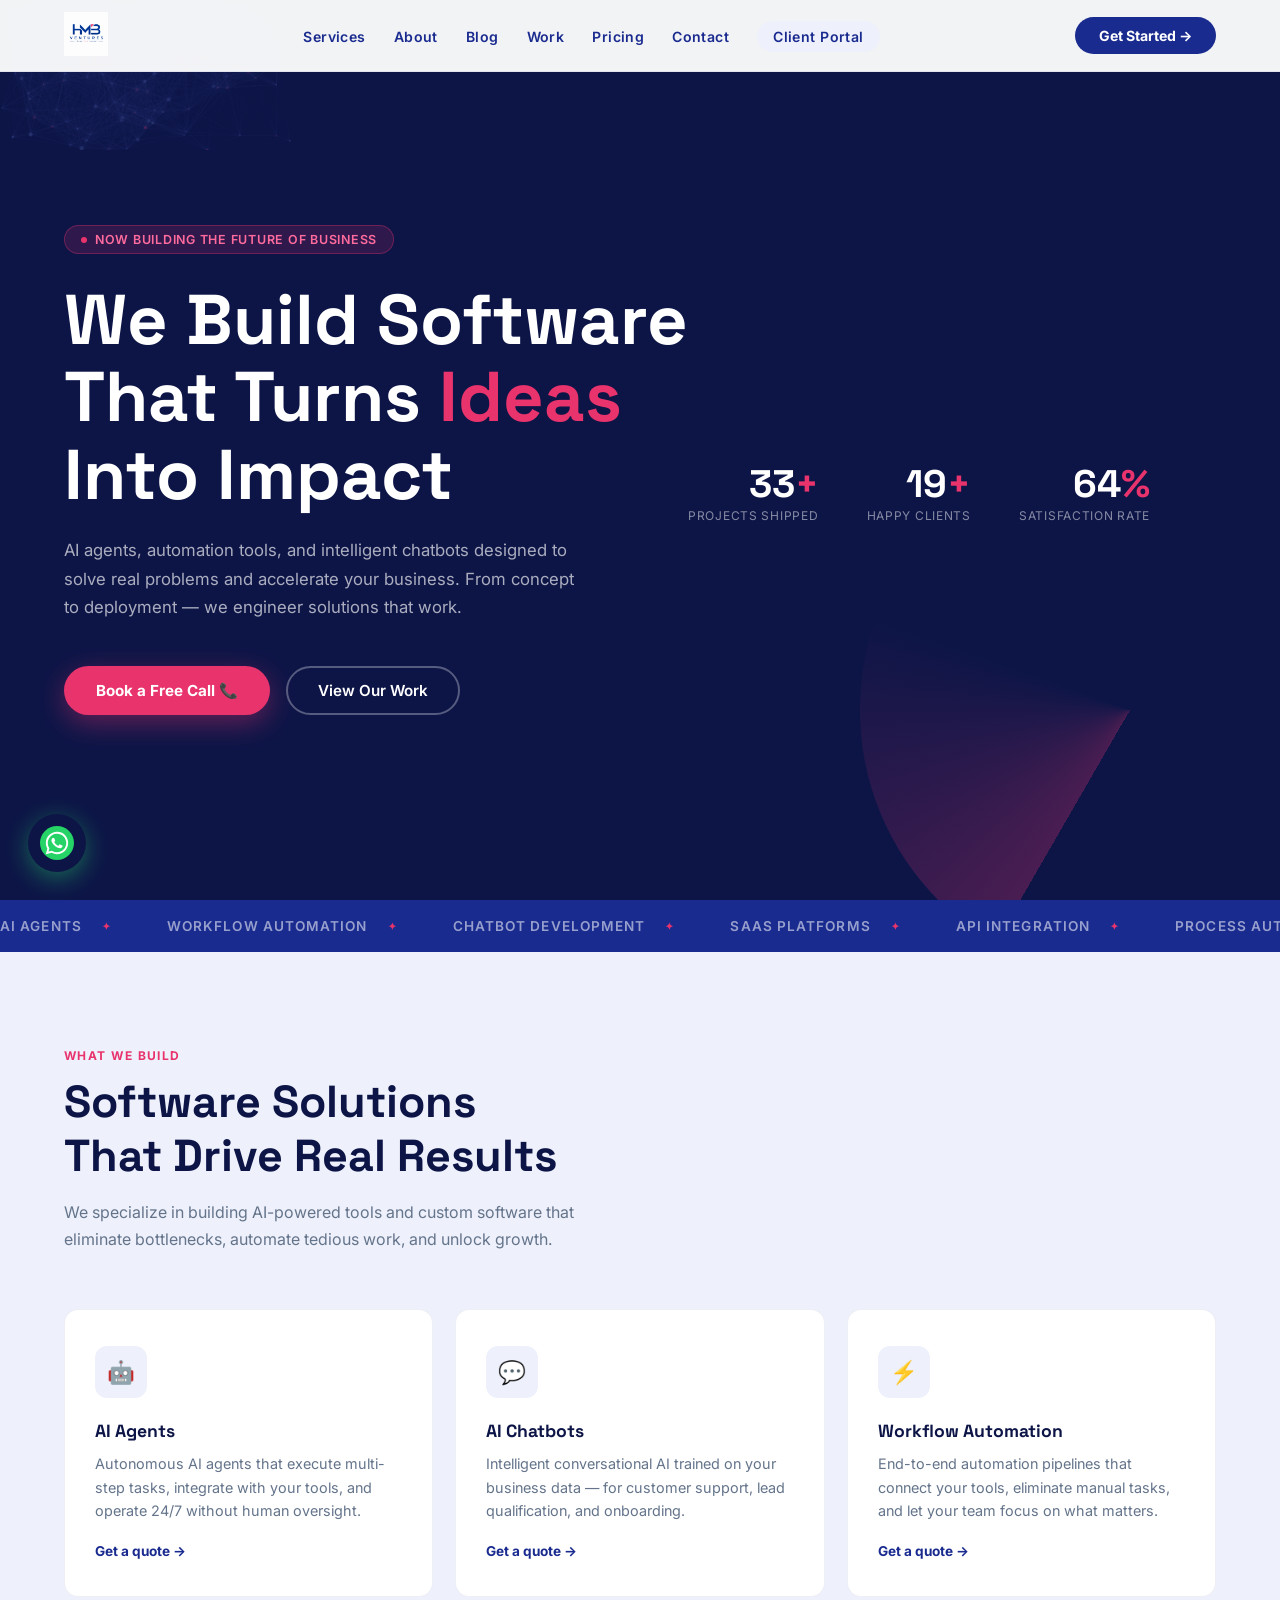
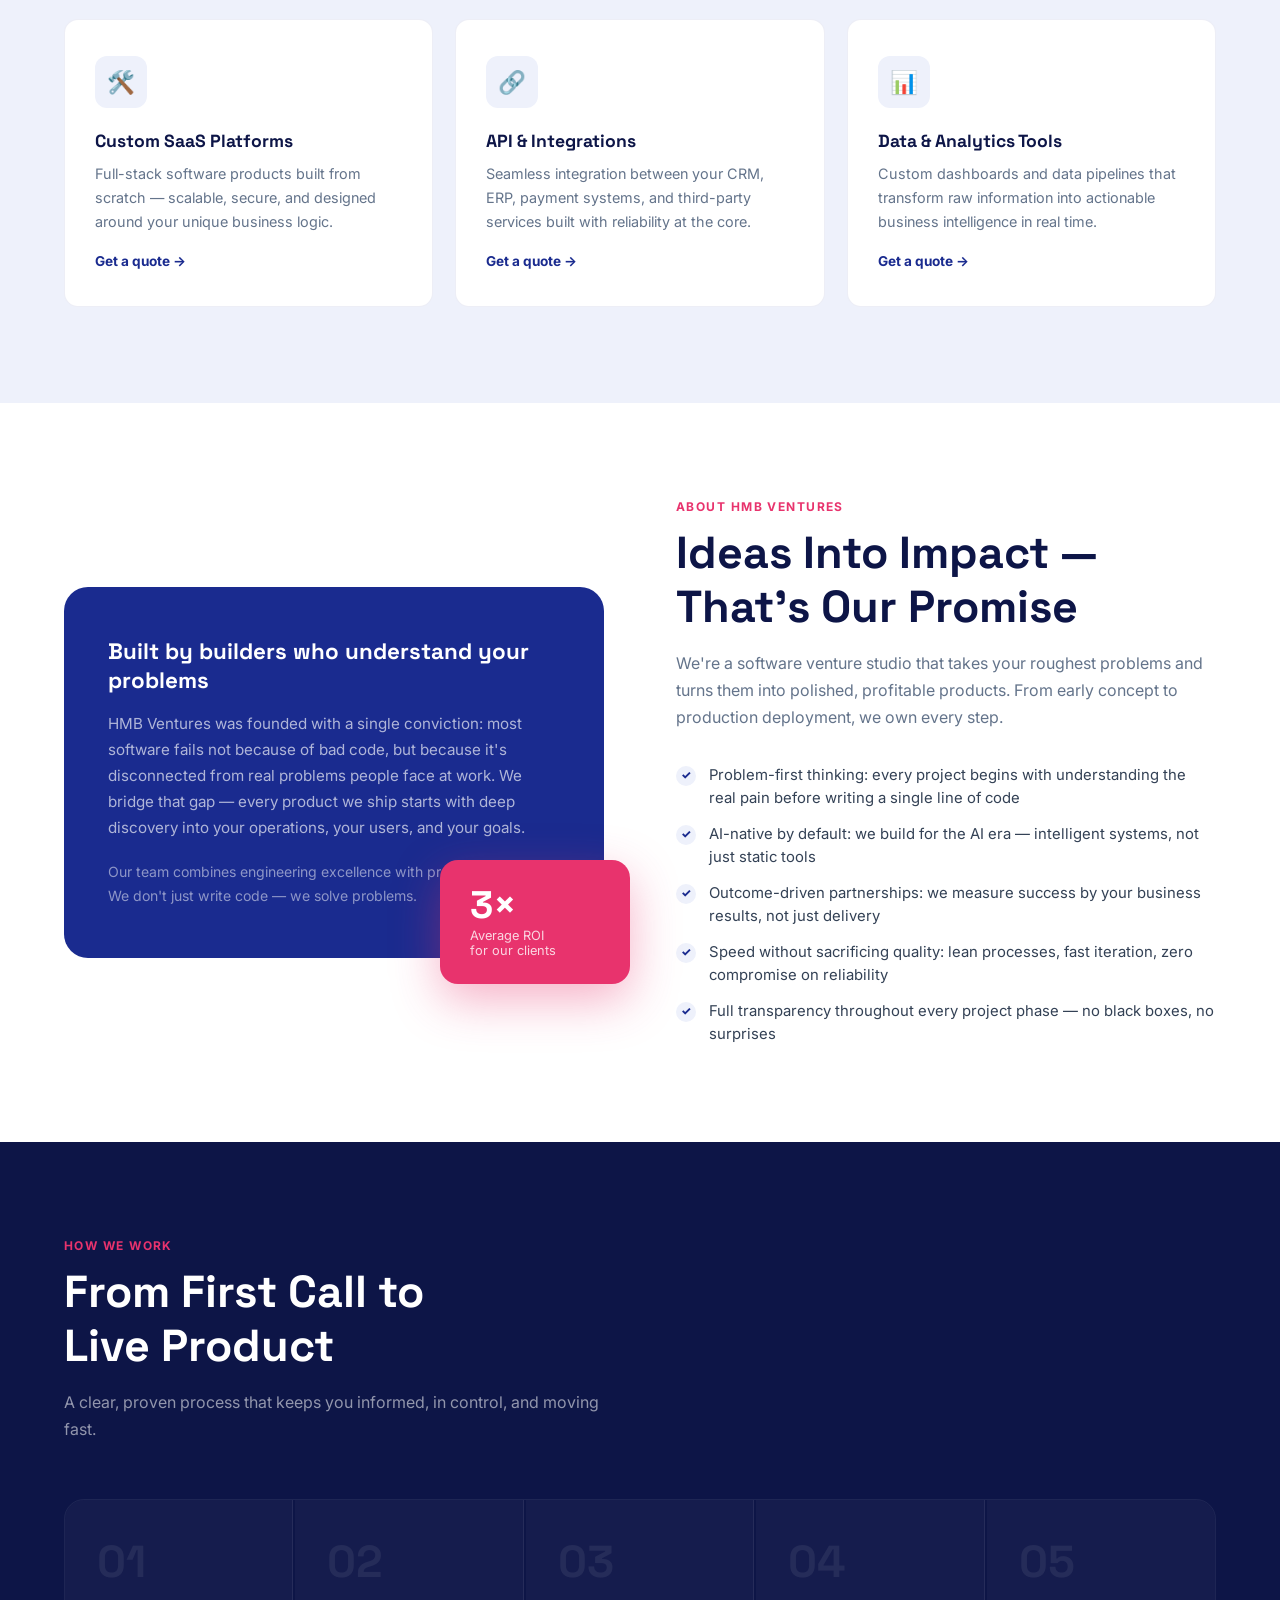
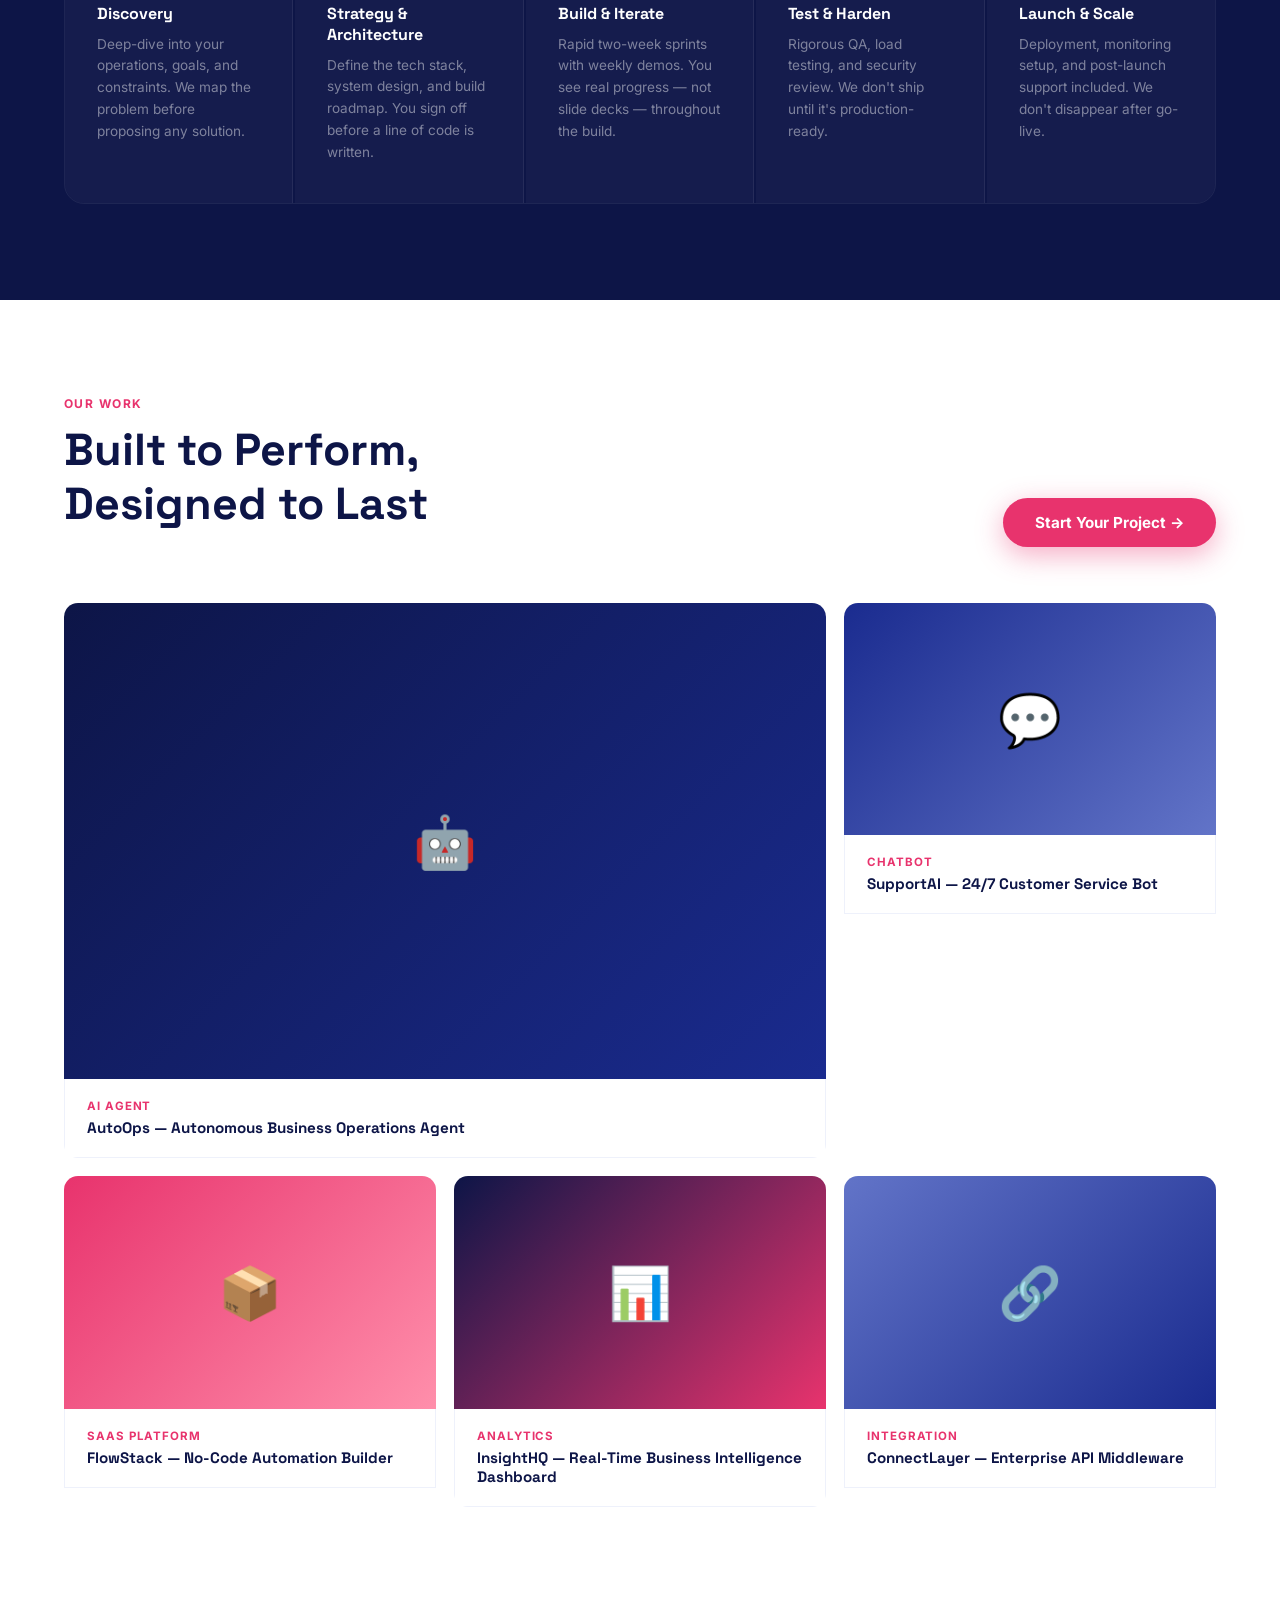
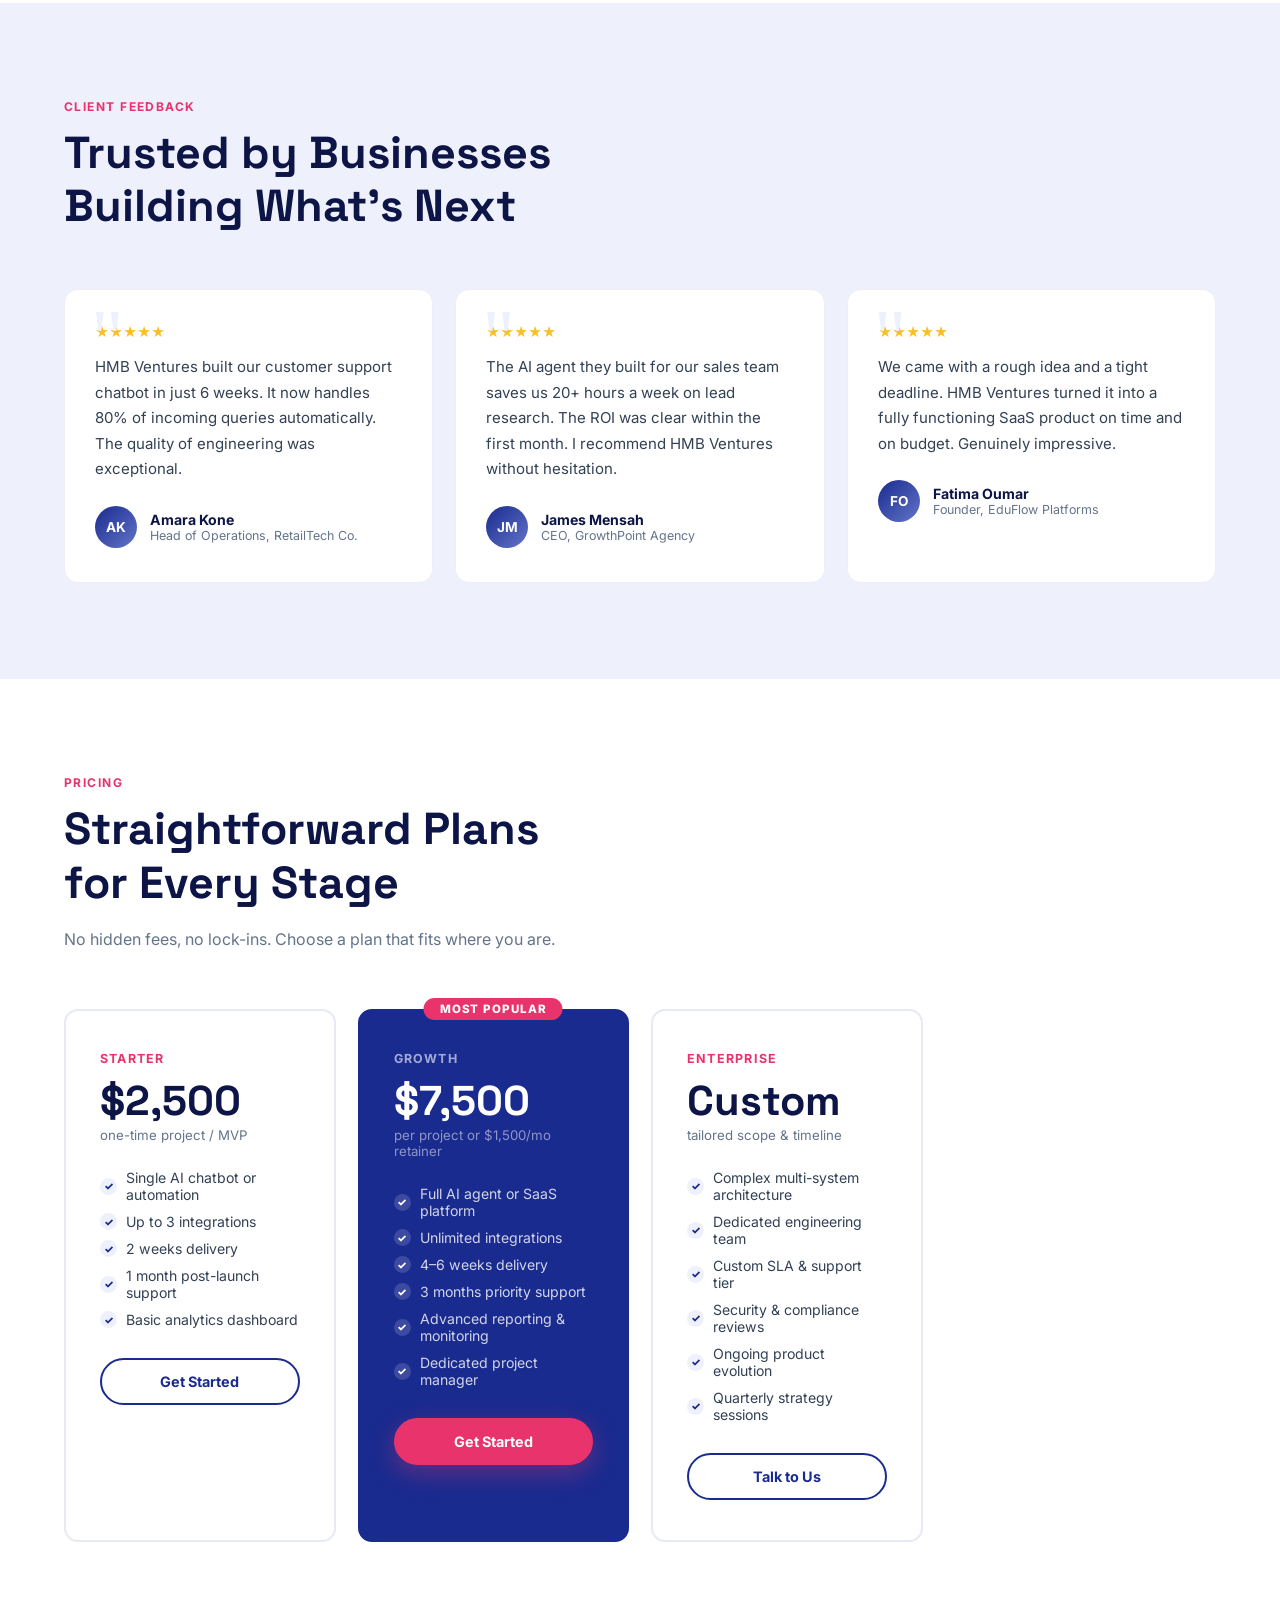
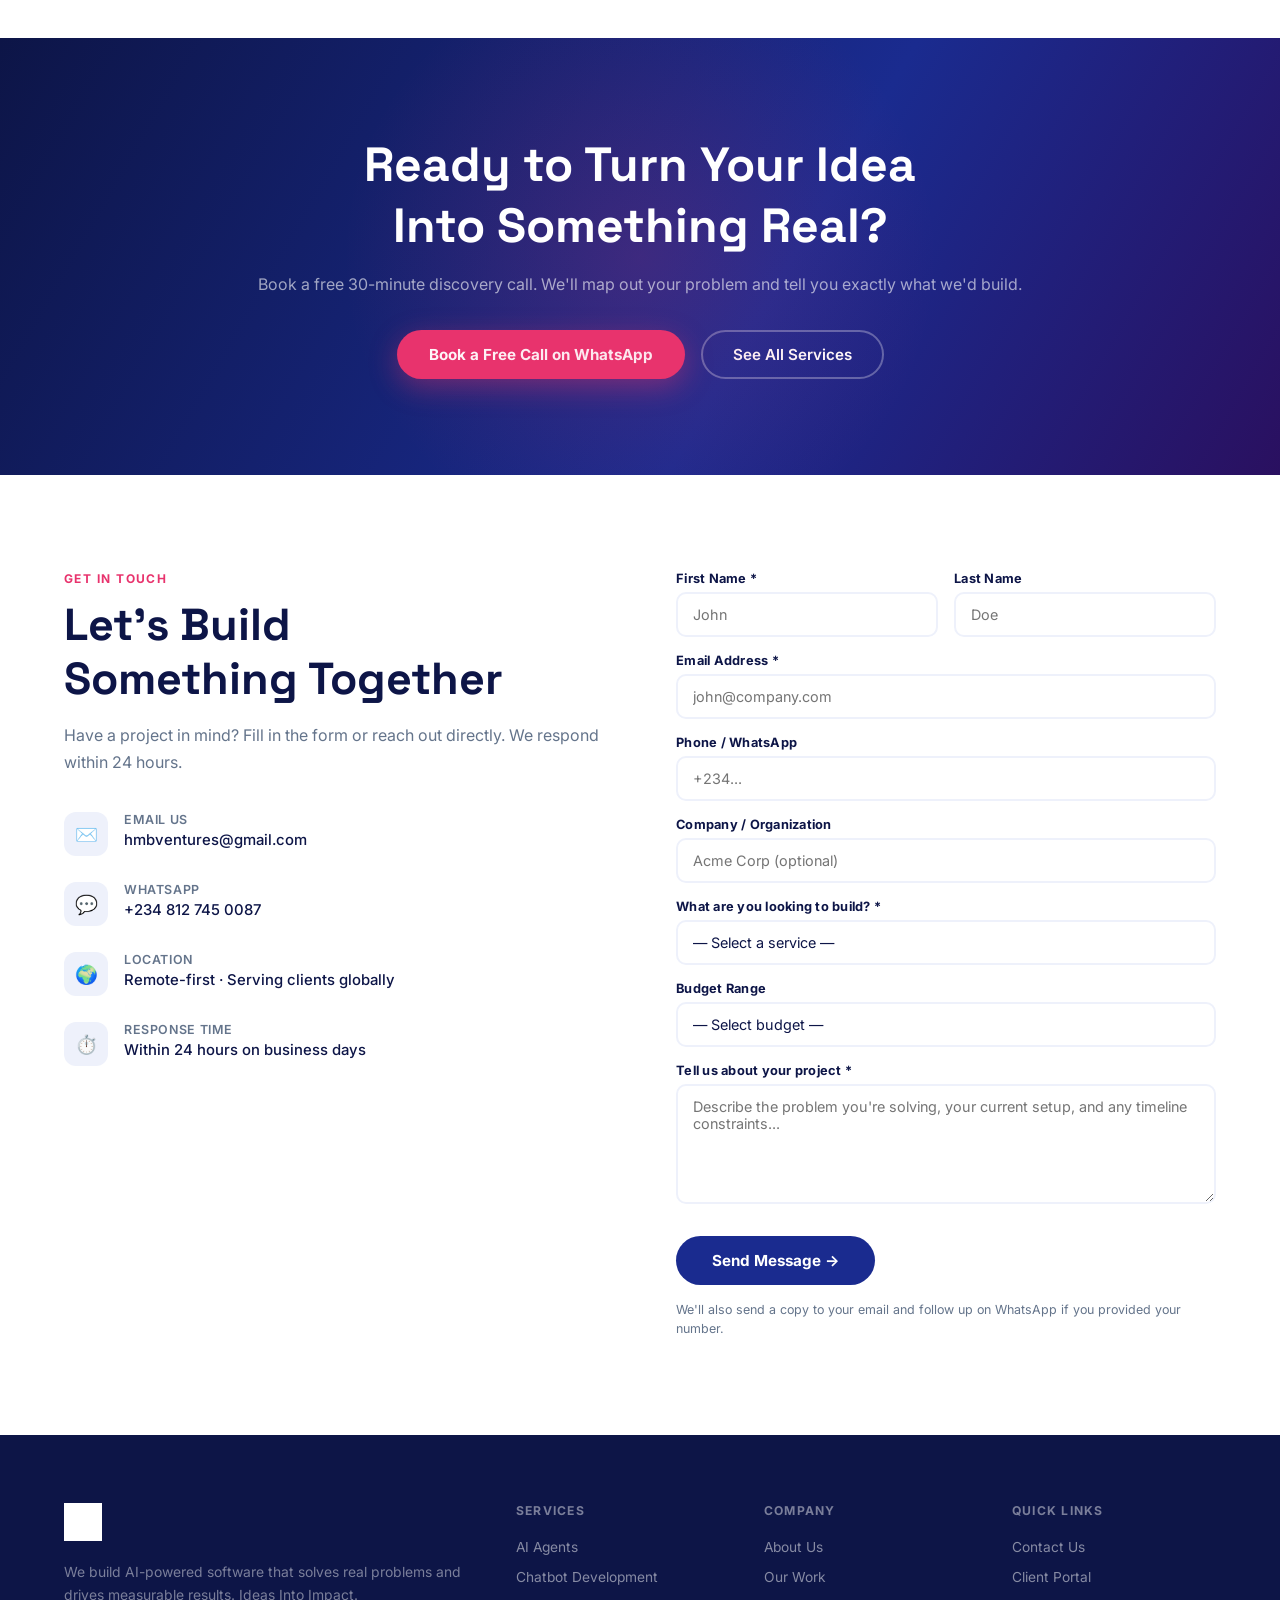
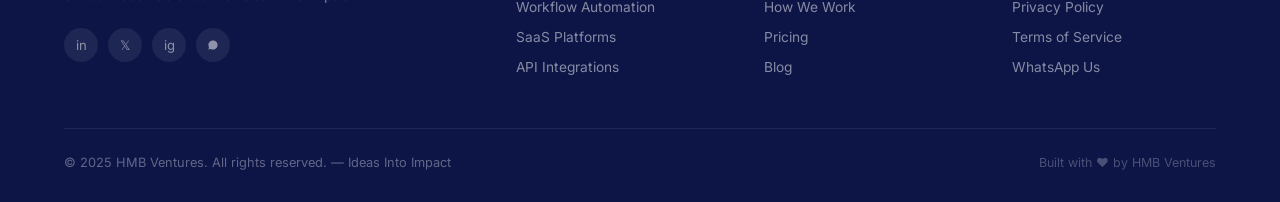
<file: index.html>
<!DOCTYPE html>
<html lang="en">
<head>
<meta charset="UTF-8">
<meta name="viewport" content="width=device-width, initial-scale=1.0">
<meta name="description" content="HMB Ventures — We build AI agents, automation tools, and intelligent chatbots that solve real business problems. Ideas Into Impact.">
<meta name="keywords" content="AI agents, chatbot development, workflow automation, SaaS, software development, HMB Ventures">
<meta property="og:title" content="HMB Ventures — Ideas Into Impact">
<meta property="og:description" content="We build AI-powered software that solves real problems and drives measurable results.">
<meta property="og:type" content="website">
<title>HMB Ventures — Ideas Into Impact</title>
<link href="https://fonts.googleapis.com/css2?family=Inter:wght@300;400;500;600;700;800;900&family=Space+Grotesk:wght@400;500;600;700&display=swap" rel="stylesheet">
<link rel="stylesheet" href="css/style.css">
</head>
<body>

<!-- FLOATING WHATSAPP BUBBLE -->
<a id="wa-bubble" href="https://wa.me/2348127450087?text=Hi%20HMB%20Ventures!%20I%20visited%20your%20website%20and%20I%27d%20love%20to%20discuss%20a%20project." target="_blank" title="Chat on WhatsApp" aria-label="Chat on WhatsApp">
  <svg viewBox="0 0 32 32" fill="none" xmlns="http://www.w3.org/2000/svg"><circle cx="16" cy="16" r="16" fill="#25D366"/><path d="M23.5 8.5A10.44 10.44 0 0016 5.5C10.2 5.5 5.5 10.2 5.5 16c0 1.84.48 3.63 1.39 5.22L5.5 26.5l5.41-1.42A10.44 10.44 0 0016 26.5c5.8 0 10.5-4.7 10.5-10.5 0-2.8-1.09-5.43-3-7.5zm-7.5 16.15a8.68 8.68 0 01-4.43-1.21l-.32-.19-3.21.84.86-3.13-.2-.33A8.72 8.72 0 0116 7.27c4.82 0 8.73 3.92 8.73 8.73 0 4.82-3.91 8.65-8.73 8.65zm4.78-6.5c-.26-.13-1.55-.77-1.79-.85-.24-.09-.41-.13-.58.13-.17.26-.66.85-.81 1.03-.15.17-.3.19-.56.06-.26-.13-1.1-.41-2.1-1.3-.78-.69-1.3-1.55-1.45-1.81-.15-.26-.02-.4.11-.53.12-.11.26-.3.39-.45.13-.15.17-.26.26-.43.09-.17.04-.32-.02-.45-.06-.13-.58-1.4-.8-1.92-.21-.5-.43-.43-.58-.44h-.5c-.17 0-.45.06-.69.32-.24.26-.9.88-.9 2.15s.92 2.49 1.05 2.66c.13.17 1.8 2.76 4.38 3.87.61.26 1.09.42 1.46.54.61.19 1.17.16 1.61.1.49-.07 1.55-.63 1.77-1.25.22-.61.22-1.13.15-1.25-.06-.11-.24-.17-.5-.3z" fill="white"/></svg>
</a>

<!-- NAV -->
<nav id="navbar">
  <a class="nav-logo" href="index.html"><img src="logo.png" alt="HMB Ventures"></a>
  <ul class="nav-links" id="nav-links">
    <li><a href="#services">Services</a></li>
    <li><a href="#about">About</a></li>
    <li><a href="blog.html">Blog</a></li>
    <li><a href="#portfolio">Work</a></li>
    <li><a href="#pricing">Pricing</a></li>
    <li><a href="#contact">Contact</a></li>
    <li><a href="portal.html" class="portal-link">Client Portal</a></li>
  </ul>
  <a class="nav-cta" href="#contact">Get Started →</a>
  <div class="hamburger" id="hamburger">
    <span></span><span></span><span></span>
  </div>
</nav>

<!-- HERO -->
<section id="hero">
  <canvas id="hero-canvas"></canvas>
  <div class="hero-content">
    <div class="hero-badge"><span></span> Now Building the Future of Business</div>
    <h1 class="hero-h1">We Build Software<br>That Turns <em>Ideas</em><br>Into Impact</h1>
    <p class="hero-sub">AI agents, automation tools, and intelligent chatbots designed to solve real problems and accelerate your business. From concept to deployment — we engineer solutions that work.</p>
    <div class="hero-btns">
      <a class="btn-primary" href="https://wa.me/2348127450087?text=Hi%20HMB%20Ventures!%20I%27d%20like%20to%20book%20a%20free%20discovery%20call." target="_blank">Book a Free Call 📞</a>
      <a class="btn-ghost" href="#portfolio">View Our Work</a>
    </div>
  </div>
  <div class="hero-stats">
    <div class="stat-item">
      <div class="stat-num" data-target="50">0<span>+</span></div>
      <div class="stat-label">Projects Shipped</div>
    </div>
    <div class="stat-item">
      <div class="stat-num" data-target="30">0<span>+</span></div>
      <div class="stat-label">Happy Clients</div>
    </div>
    <div class="stat-item">
      <div class="stat-num" data-target="99">0<span>%</span></div>
      <div class="stat-label">Satisfaction Rate</div>
    </div>
  </div>
</section>

<!-- MARQUEE -->
<div class="marquee-wrap">
  <div class="marquee-track">
    <div class="marquee-item">AI Agents</div><div class="marquee-item">Workflow Automation</div>
    <div class="marquee-item">Chatbot Development</div><div class="marquee-item">SaaS Platforms</div>
    <div class="marquee-item">API Integration</div><div class="marquee-item">Process Automation</div>
    <div class="marquee-item">Machine Learning</div><div class="marquee-item">Custom Software</div>
    <div class="marquee-item">AI Agents</div><div class="marquee-item">Workflow Automation</div>
    <div class="marquee-item">Chatbot Development</div><div class="marquee-item">SaaS Platforms</div>
    <div class="marquee-item">API Integration</div><div class="marquee-item">Process Automation</div>
    <div class="marquee-item">Machine Learning</div><div class="marquee-item">Custom Software</div>
  </div>
</div>

<!-- SERVICES -->
<section id="services">
  <div class="section-head reveal">
    <span class="section-label">What We Build</span>
    <h2 class="section-h2">Software Solutions<br>That Drive Real Results</h2>
    <p class="section-sub">We specialize in building AI-powered tools and custom software that eliminate bottlenecks, automate tedious work, and unlock growth.</p>
  </div>
  <div class="services-grid">
    <div class="service-card reveal">
      <div class="service-icon">🤖</div>
      <h3>AI Agents</h3>
      <p>Autonomous AI agents that execute multi-step tasks, integrate with your tools, and operate 24/7 without human oversight.</p>
      <a class="service-link" href="#contact">Get a quote →</a>
    </div>
    <div class="service-card reveal">
      <div class="service-icon">💬</div>
      <h3>AI Chatbots</h3>
      <p>Intelligent conversational AI trained on your business data — for customer support, lead qualification, and onboarding.</p>
      <a class="service-link" href="#contact">Get a quote →</a>
    </div>
    <div class="service-card reveal">
      <div class="service-icon">⚡</div>
      <h3>Workflow Automation</h3>
      <p>End-to-end automation pipelines that connect your tools, eliminate manual tasks, and let your team focus on what matters.</p>
      <a class="service-link" href="#contact">Get a quote →</a>
    </div>
    <div class="service-card reveal">
      <div class="service-icon">🛠️</div>
      <h3>Custom SaaS Platforms</h3>
      <p>Full-stack software products built from scratch — scalable, secure, and designed around your unique business logic.</p>
      <a class="service-link" href="#contact">Get a quote →</a>
    </div>
    <div class="service-card reveal">
      <div class="service-icon">🔗</div>
      <h3>API & Integrations</h3>
      <p>Seamless integration between your CRM, ERP, payment systems, and third-party services built with reliability at the core.</p>
      <a class="service-link" href="#contact">Get a quote →</a>
    </div>
    <div class="service-card reveal">
      <div class="service-icon">📊</div>
      <h3>Data & Analytics Tools</h3>
      <p>Custom dashboards and data pipelines that transform raw information into actionable business intelligence in real time.</p>
      <a class="service-link" href="#contact">Get a quote →</a>
    </div>
  </div>
</section>

<!-- ABOUT -->
<section id="about" class="about-section">
  <div class="about-visual reveal">
    <div class="about-card-main">
      <h3>Built by builders who understand your problems</h3>
      <p>HMB Ventures was founded with a single conviction: most software fails not because of bad code, but because it's disconnected from real problems people face at work. We bridge that gap — every product we ship starts with deep discovery into your operations, your users, and your goals.</p>
      <br>
      <p style="color:rgba(255,255,255,.5);font-size:.88rem;">Our team combines engineering excellence with product thinking. We don't just write code — we solve problems.</p>
    </div>
    <div class="about-card-float">
      <div class="float-num">3×</div>
      <div class="float-label">Average ROI<br>for our clients</div>
    </div>
  </div>
  <div class="about-text reveal">
    <span class="section-label">About HMB Ventures</span>
    <h2 class="section-h2">Ideas Into Impact —<br>That's Our Promise</h2>
    <p class="section-sub" style="margin-bottom:32px;">We're a software venture studio that takes your roughest problems and turns them into polished, profitable products. From early concept to production deployment, we own every step.</p>
    <ul class="value-list">
      <li>Problem-first thinking: every project begins with understanding the real pain before writing a single line of code</li>
      <li>AI-native by default: we build for the AI era — intelligent systems, not just static tools</li>
      <li>Outcome-driven partnerships: we measure success by your business results, not just delivery</li>
      <li>Speed without sacrificing quality: lean processes, fast iteration, zero compromise on reliability</li>
      <li>Full transparency throughout every project phase — no black boxes, no surprises</li>
    </ul>
  </div>
</section>

<!-- PROCESS -->
<section id="process">
  <div class="section-head reveal">
    <span class="section-label">How We Work</span>
    <h2 class="section-h2">From First Call to<br>Live Product</h2>
    <p class="section-sub">A clear, proven process that keeps you informed, in control, and moving fast.</p>
  </div>
  <div class="process-grid reveal">
    <div class="process-step"><div class="step-num">01</div><h3>Discovery</h3><p>Deep-dive into your operations, goals, and constraints. We map the problem before proposing any solution.</p></div>
    <div class="process-step"><div class="step-num">02</div><h3>Strategy & Architecture</h3><p>Define the tech stack, system design, and build roadmap. You sign off before a line of code is written.</p></div>
    <div class="process-step"><div class="step-num">03</div><h3>Build & Iterate</h3><p>Rapid two-week sprints with weekly demos. You see real progress — not slide decks — throughout the build.</p></div>
    <div class="process-step"><div class="step-num">04</div><h3>Test & Harden</h3><p>Rigorous QA, load testing, and security review. We don't ship until it's production-ready.</p></div>
    <div class="process-step"><div class="step-num">05</div><h3>Launch & Scale</h3><p>Deployment, monitoring setup, and post-launch support included. We don't disappear after go-live.</p></div>
  </div>
</section>

<!-- PORTFOLIO -->
<section id="portfolio">
  <div class="section-head reveal">
    <div>
      <span class="section-label">Our Work</span>
      <h2 class="section-h2">Built to Perform,<br>Designed to Last</h2>
    </div>
    <a class="btn-primary" href="#contact">Start Your Project →</a>
  </div>
  <div class="portfolio-grid reveal">
    <div class="portfolio-card"><div class="portfolio-thumb pt-1">🤖</div><div class="portfolio-info"><div class="portfolio-tag">AI Agent</div><h3>AutoOps — Autonomous Business Operations Agent</h3></div></div>
    <div class="portfolio-card"><div class="portfolio-thumb pt-2">💬</div><div class="portfolio-info"><div class="portfolio-tag">Chatbot</div><h3>SupportAI — 24/7 Customer Service Bot</h3></div></div>
    <div class="portfolio-card"><div class="portfolio-thumb pt-3">📦</div><div class="portfolio-info"><div class="portfolio-tag">SaaS Platform</div><h3>FlowStack — No-Code Automation Builder</h3></div></div>
    <div class="portfolio-card"><div class="portfolio-thumb pt-4">📊</div><div class="portfolio-info"><div class="portfolio-tag">Analytics</div><h3>InsightHQ — Real-Time Business Intelligence Dashboard</h3></div></div>
    <div class="portfolio-card"><div class="portfolio-thumb pt-5">🔗</div><div class="portfolio-info"><div class="portfolio-tag">Integration</div><h3>ConnectLayer — Enterprise API Middleware</h3></div></div>
  </div>
</section>

<!-- TESTIMONIALS -->
<section id="testimonials">
  <div class="section-head reveal">
    <span class="section-label">Client Feedback</span>
    <h2 class="section-h2">Trusted by Businesses<br>Building What's Next</h2>
  </div>
  <div class="testi-grid">
    <div class="testi-card reveal"><div class="testi-stars">★★★★★</div><p class="testi-text">HMB Ventures built our customer support chatbot in just 6 weeks. It now handles 80% of incoming queries automatically. The quality of engineering was exceptional.</p><div class="testi-author"><div class="testi-avatar">AK</div><div><div class="testi-name">Amara Kone</div><div class="testi-role">Head of Operations, RetailTech Co.</div></div></div></div>
    <div class="testi-card reveal"><div class="testi-stars">★★★★★</div><p class="testi-text">The AI agent they built for our sales team saves us 20+ hours a week on lead research. The ROI was clear within the first month. I recommend HMB Ventures without hesitation.</p><div class="testi-author"><div class="testi-avatar">JM</div><div><div class="testi-name">James Mensah</div><div class="testi-role">CEO, GrowthPoint Agency</div></div></div></div>
    <div class="testi-card reveal"><div class="testi-stars">★★★★★</div><p class="testi-text">We came with a rough idea and a tight deadline. HMB Ventures turned it into a fully functioning SaaS product on time and on budget. Genuinely impressive.</p><div class="testi-author"><div class="testi-avatar">FO</div><div><div class="testi-name">Fatima Oumar</div><div class="testi-role">Founder, EduFlow Platforms</div></div></div></div>
  </div>
</section>

<!-- PRICING -->
<section id="pricing">
  <div class="section-head reveal">
    <span class="section-label">Pricing</span>
    <h2 class="section-h2">Straightforward Plans<br>for Every Stage</h2>
    <p class="section-sub">No hidden fees, no lock-ins. Choose a plan that fits where you are.</p>
  </div>
  <div class="price-grid reveal">
    <div class="price-card">
      <div class="price-tier">Starter</div>
      <div class="price-amount">$2,500</div>
      <div class="price-period">one-time project / MVP</div>
      <ul class="price-features">
        <li>Single AI chatbot or automation</li>
        <li>Up to 3 integrations</li>
        <li>2 weeks delivery</li>
        <li>1 month post-launch support</li>
        <li>Basic analytics dashboard</li>
      </ul>
      <a class="btn-plan" href="https://wa.me/2348127450087?text=Hi%20HMB%20Ventures!%20I%27m%20interested%20in%20the%20Starter%20plan%20(%242%2C500).%20Can%20we%20discuss?" target="_blank">Get Started</a>
    </div>
    <div class="price-card featured">
      <div class="price-badge">Most Popular</div>
      <div class="price-tier">Growth</div>
      <div class="price-amount">$7,500</div>
      <div class="price-period">per project or $1,500/mo retainer</div>
      <ul class="price-features">
        <li>Full AI agent or SaaS platform</li>
        <li>Unlimited integrations</li>
        <li>4–6 weeks delivery</li>
        <li>3 months priority support</li>
        <li>Advanced reporting & monitoring</li>
        <li>Dedicated project manager</li>
      </ul>
      <a class="btn-plan" href="https://wa.me/2348127450087?text=Hi%20HMB%20Ventures!%20I%27m%20interested%20in%20the%20Growth%20plan%20(%247%2C500).%20Can%20we%20discuss?" target="_blank">Get Started</a>
    </div>
    <div class="price-card">
      <div class="price-tier">Enterprise</div>
      <div class="price-amount">Custom</div>
      <div class="price-period">tailored scope & timeline</div>
      <ul class="price-features">
        <li>Complex multi-system architecture</li>
        <li>Dedicated engineering team</li>
        <li>Custom SLA & support tier</li>
        <li>Security & compliance reviews</li>
        <li>Ongoing product evolution</li>
        <li>Quarterly strategy sessions</li>
      </ul>
      <a class="btn-plan" href="https://wa.me/2348127450087?text=Hi%20HMB%20Ventures!%20I%27m%20interested%20in%20an%20Enterprise%20plan.%20Can%20we%20talk?" target="_blank">Talk to Us</a>
    </div>
  </div>
</section>

<!-- CTA BAND -->
<section id="cta-band">
  <h2>Ready to Turn Your Idea<br>Into Something Real?</h2>
  <p>Book a free 30-minute discovery call. We'll map out your problem and tell you exactly what we'd build.</p>
  <div class="hero-btns">
    <a class="btn-primary" href="https://wa.me/2348127450087?text=Hi%20HMB%20Ventures!%20I%27d%20like%20to%20book%20a%20free%20discovery%20call." target="_blank">Book a Free Call on WhatsApp</a>
    <a class="btn-ghost" href="#services">See All Services</a>
  </div>
</section>

<!-- CONTACT -->
<section id="contact" class="contact-section">
  <div class="contact-info reveal">
    <span class="section-label">Get In Touch</span>
    <h2 class="section-h2">Let's Build<br>Something Together</h2>
    <p class="section-sub">Have a project in mind? Fill in the form or reach out directly. We respond within 24 hours.</p>
    <div class="contact-item">
      <div class="contact-icon">✉️</div>
      <div><h4>Email Us</h4><p><a href="mailto:hmbventures@gmail.com">hmbventures@gmail.com</a></p></div>
    </div>
    <div class="contact-item">
      <div class="contact-icon">💬</div>
      <div><h4>WhatsApp</h4><p><a href="https://wa.me/2348127450087" target="_blank">+234 812 745 0087</a></p></div>
    </div>
    <div class="contact-item">
      <div class="contact-icon">🌍</div>
      <div><h4>Location</h4><p>Remote-first · Serving clients globally</p></div>
    </div>
    <div class="contact-item">
      <div class="contact-icon">⏱️</div>
      <div><h4>Response Time</h4><p>Within 24 hours on business days</p></div>
    </div>
  </div>

  <form class="contact-form reveal" id="contact-form" novalidate>
    <div class="form-row">
      <div class="form-group">
        <label for="fname">First Name *</label>
        <input type="text" id="fname" name="fname" placeholder="John" required>
      </div>
      <div class="form-group">
        <label for="lname">Last Name</label>
        <input type="text" id="lname" name="lname" placeholder="Doe">
      </div>
    </div>
    <div class="form-group">
      <label for="email">Email Address *</label>
      <input type="email" id="email" name="email" placeholder="john@company.com" required>
    </div>
    <div class="form-group">
      <label for="phone">Phone / WhatsApp</label>
      <input type="tel" id="phone" name="phone" placeholder="+234...">
    </div>
    <div class="form-group">
      <label for="company">Company / Organization</label>
      <input type="text" id="company" name="company" placeholder="Acme Corp (optional)">
    </div>
    <div class="form-group">
      <label for="service">What are you looking to build? *</label>
      <select id="service" name="service" required>
        <option value="">— Select a service —</option>
        <option>AI Agent</option>
        <option>AI Chatbot</option>
        <option>Workflow Automation</option>
        <option>Custom SaaS Platform</option>
        <option>API Integration</option>
        <option>Data & Analytics Tool</option>
        <option>Something else</option>
      </select>
    </div>
    <div class="form-group">
      <label for="budget">Budget Range</label>
      <select id="budget" name="budget">
        <option value="">— Select budget —</option>
        <option>Under $2,500</option>
        <option>$2,500 – $7,500</option>
        <option>$7,500 – $20,000</option>
        <option>$20,000+</option>
        <option>Not sure yet</option>
      </select>
    </div>
    <div class="form-group">
      <label for="message">Tell us about your project *</label>
      <textarea id="message" name="message" placeholder="Describe the problem you're solving, your current setup, and any timeline constraints..." required></textarea>
    </div>
    <!-- EmailJS sends this, hidden field for service tracking -->
    <input type="hidden" name="to_email" value="hmbventures@gmail.com">
    <div id="form-status"></div>
    <button type="submit" class="btn-submit" id="submit-btn">
      <span id="btn-text">Send Message →</span>
      <span id="btn-loading" style="display:none;">Sending...</span>
    </button>
    <p class="form-note">We'll also send a copy to your email and follow up on WhatsApp if you provided your number.</p>
  </form>
</section>

<!-- FOOTER -->
<footer>
  <div class="footer-grid">
    <div class="footer-brand">
      <img src="logo.png" alt="HMB Ventures">
      <p>We build AI-powered software that solves real problems and drives measurable results. Ideas Into Impact.</p>
      <div class="social-links">
        <a class="social-link" href="https://linkedin.com/company/hmbventures" target="_blank" title="LinkedIn">in</a>
        <a class="social-link" href="https://twitter.com/hmbventures" target="_blank" title="Twitter / X">𝕏</a>
        <a class="social-link" href="https://instagram.com/hmbventures" target="_blank" title="Instagram">ig</a>
        <a class="social-link" href="https://wa.me/2348127450087" target="_blank" title="WhatsApp">
          <svg width="14" height="14" viewBox="0 0 32 32" fill="currentColor"><path d="M23.5 8.5A10.44 10.44 0 0016 5.5C10.2 5.5 5.5 10.2 5.5 16c0 1.84.48 3.63 1.39 5.22L5.5 26.5l5.41-1.42A10.44 10.44 0 0016 26.5c5.8 0 10.5-4.7 10.5-10.5 0-2.8-1.09-5.43-3-7.5z"/></svg>
        </a>
      </div>
    </div>
    <div class="footer-col">
      <h4>Services</h4>
      <ul>
        <li><a href="#services">AI Agents</a></li>
        <li><a href="#services">Chatbot Development</a></li>
        <li><a href="#services">Workflow Automation</a></li>
        <li><a href="#services">SaaS Platforms</a></li>
        <li><a href="#services">API Integrations</a></li>
      </ul>
    </div>
    <div class="footer-col">
      <h4>Company</h4>
      <ul>
        <li><a href="#about">About Us</a></li>
        <li><a href="#portfolio">Our Work</a></li>
        <li><a href="#process">How We Work</a></li>
        <li><a href="#pricing">Pricing</a></li>
        <li><a href="blog.html">Blog</a></li>
      </ul>
    </div>
    <div class="footer-col">
      <h4>Quick Links</h4>
      <ul>
        <li><a href="#contact">Contact Us</a></li>
        <li><a href="portal.html">Client Portal</a></li>
        <li><a href="privacy.html">Privacy Policy</a></li>
        <li><a href="terms.html">Terms of Service</a></li>
        <li><a href="https://wa.me/2348127450087" target="_blank">WhatsApp Us</a></li>
      </ul>
    </div>
  </div>
  <div class="footer-bottom">
    <p>© 2025 HMB Ventures. All rights reserved. — Ideas Into Impact</p>
    <p style="font-size:.78rem;color:rgba(255,255,255,.25);">Built with ❤️ by HMB Ventures</p>
  </div>
</footer>

<button id="back-top" onclick="window.scrollTo({top:0,behavior:'smooth'})" aria-label="Back to top">↑</button>
<div id="toast"></div>

<script src="js/main.js"></script>
</body>
</html>
</file>
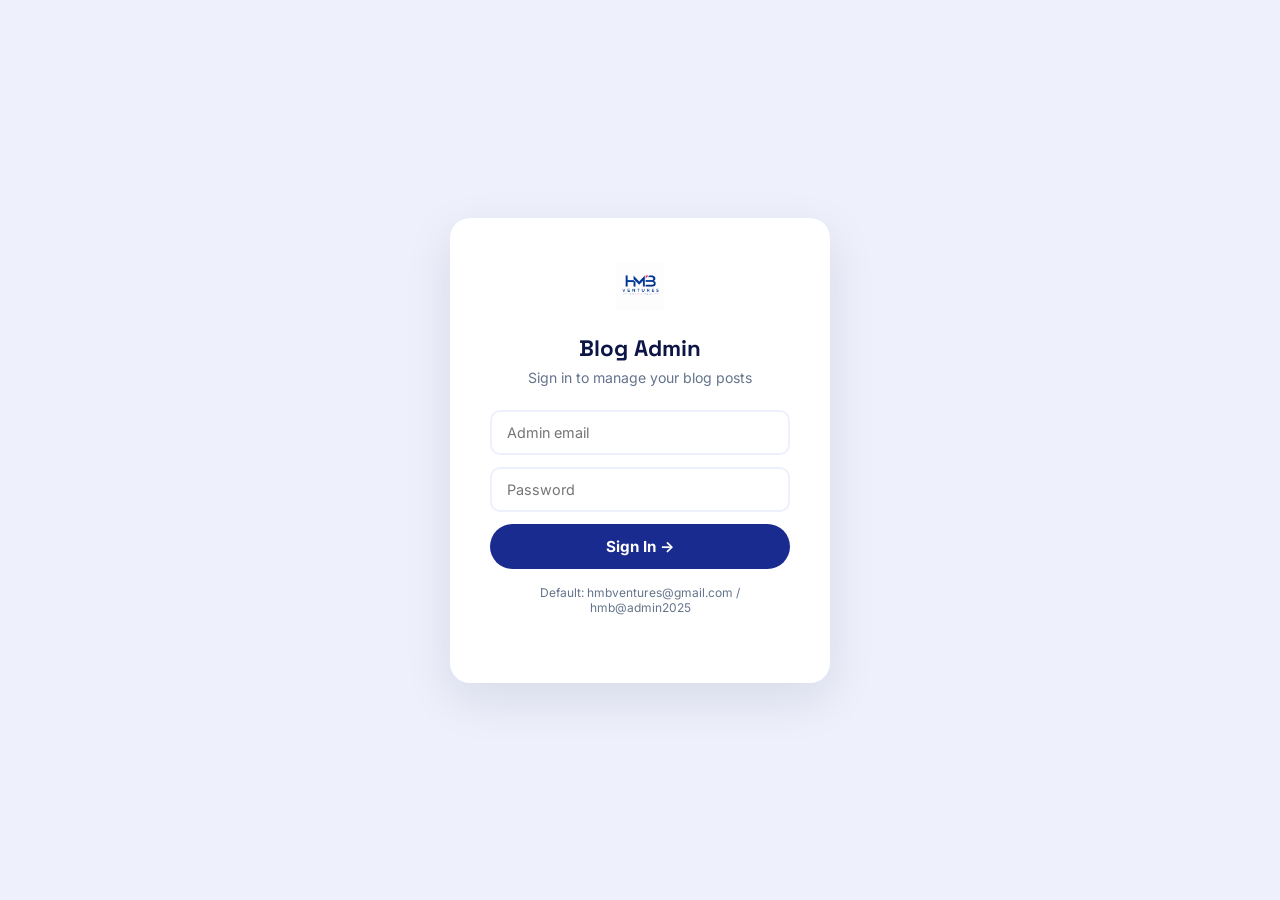
<file: blog-admin.html>
<!DOCTYPE html>
<html lang="en">
<head>
<meta charset="UTF-8">
<meta name="viewport" content="width=device-width, initial-scale=1.0">
<title>Blog Admin — HMB Ventures</title>
<link href="https://fonts.googleapis.com/css2?family=Inter:wght@400;500;600;700;800&family=Space+Grotesk:wght@500;600;700&display=swap" rel="stylesheet">
<link rel="stylesheet" href="css/style.css">
<style>
body{background:#f8fafc}
.admin-nav{position:fixed;top:0;left:0;right:0;height:64px;background:var(--dark);display:flex;align-items:center;justify-content:space-between;padding:0 5%;z-index:100}
.admin-nav img{height:36px;filter:brightness(0) invert(1)}
.admin-nav-right{display:flex;align-items:center;gap:16px}
.admin-nav span{color:rgba(255,255,255,.6);font-size:.85rem}
.admin-nav a{color:rgba(255,255,255,.6);text-decoration:none;font-size:.85rem;font-weight:600;transition:color .2s}
.admin-nav a:hover{color:#fff}
.admin-body{padding:84px 5% 60px;max-width:1100px;margin:0 auto}
.admin-header{display:flex;justify-content:space-between;align-items:center;margin-bottom:32px;flex-wrap:wrap;gap:16px}
.admin-header h1{font-family:'Space Grotesk',sans-serif;font-size:1.6rem;font-weight:700;color:var(--dark)}
.btn-new{background:var(--pink);color:#fff;border:none;padding:12px 24px;border-radius:50px;font-family:inherit;font-size:.9rem;font-weight:700;cursor:pointer;transition:background .2s}
.btn-new:hover{background:#c41d5a}
/* EDITOR */
.editor-box{background:#fff;border-radius:16px;padding:32px;border:1px solid #e2e8f0;margin-bottom:32px;display:none}
.editor-box.open{display:block}
.editor-box h2{font-family:'Space Grotesk',sans-serif;font-size:1.2rem;font-weight:700;color:var(--dark);margin-bottom:22px}
.editor-row{display:grid;grid-template-columns:1fr 1fr;gap:16px;margin-bottom:16px}
.e-group{display:flex;flex-direction:column;gap:6px}
.e-group label{font-size:.78rem;font-weight:700;color:var(--dark);text-transform:uppercase;letter-spacing:.04em}
.e-group input,.e-group select,.e-group textarea{padding:11px 14px;border:2px solid #e2e8f0;border-radius:10px;font-family:inherit;font-size:.9rem;color:var(--dark);outline:none;transition:border-color .2s}
.e-group input:focus,.e-group select:focus,.e-group textarea:focus{border-color:var(--navy)}
.e-group textarea{min-height:200px;resize:vertical;line-height:1.7}
.editor-actions{display:flex;gap:12px;margin-top:20px}
.btn-publish{background:var(--navy);color:#fff;border:none;padding:12px 28px;border-radius:50px;font-family:inherit;font-size:.9rem;font-weight:700;cursor:pointer;transition:background .2s}
.btn-publish:hover{background:var(--pink)}
.btn-cancel{background:#f1f5f9;color:var(--muted);border:none;padding:12px 24px;border-radius:50px;font-family:inherit;font-size:.9rem;font-weight:600;cursor:pointer}
/* POSTS LIST */
.posts-list{display:flex;flex-direction:column;gap:14px}
.post-item{background:#fff;border-radius:14px;padding:22px 24px;border:1px solid #e2e8f0;display:flex;justify-content:space-between;align-items:center;flex-wrap:wrap;gap:12px}
.post-info h3{font-family:'Space Grotesk',sans-serif;font-size:1rem;font-weight:700;color:var(--dark);margin-bottom:5px}
.post-meta{font-size:.78rem;color:var(--muted)}
.post-tag{display:inline-block;background:var(--ice);color:var(--navy);font-size:.7rem;font-weight:700;padding:3px 10px;border-radius:50px;margin-right:8px;text-transform:uppercase}
.post-actions{display:flex;gap:8px}
.btn-edit{background:var(--ice);color:var(--navy);border:none;padding:8px 16px;border-radius:50px;font-family:inherit;font-size:.82rem;font-weight:700;cursor:pointer;transition:all .2s}
.btn-edit:hover{background:var(--navy);color:#fff}
.btn-delete{background:#fee2e2;color:#dc2626;border:none;padding:8px 14px;border-radius:50px;font-family:inherit;font-size:.82rem;font-weight:700;cursor:pointer;transition:all .2s}
.btn-delete:hover{background:#dc2626;color:#fff}
.empty-state{text-align:center;padding:60px 20px;color:var(--muted)}
.empty-state .icon{font-size:3rem;margin-bottom:16px}
.empty-state h3{font-family:'Space Grotesk',sans-serif;font-size:1.1rem;font-weight:700;color:var(--dark);margin-bottom:8px}
.toast{position:fixed;bottom:32px;right:32px;background:var(--dark);color:#fff;padding:14px 22px;border-radius:12px;font-size:.88rem;font-weight:600;border-left:4px solid var(--pink);opacity:0;transition:opacity .3s;pointer-events:none;z-index:9999}
.toast.show{opacity:1}
/* Login gate */
.login-gate{min-height:100vh;display:flex;align-items:center;justify-content:center;background:var(--ice);padding:20px}
.login-card{background:#fff;border-radius:20px;padding:44px 40px;max-width:380px;width:100%;box-shadow:0 16px 48px rgba(13,21,71,.1);text-align:center}
.login-card img{height:48px;object-fit:contain;margin-bottom:20px}
.login-card h2{font-family:'Space Grotesk',sans-serif;font-size:1.4rem;font-weight:700;color:var(--dark);margin-bottom:6px}
.login-card p{color:var(--muted);font-size:.88rem;margin-bottom:24px}
.admin-input{width:100%;padding:12px 15px;border:2px solid var(--ice);border-radius:10px;font-family:inherit;font-size:.9rem;margin-bottom:12px;outline:none;transition:border-color .2s;text-align:left}
.admin-input:focus{border-color:var(--navy)}
.btn-admin-login{width:100%;padding:13px;background:var(--navy);color:#fff;border:none;border-radius:50px;font-family:inherit;font-size:.95rem;font-weight:700;cursor:pointer}
.admin-err{color:var(--pink);font-size:.82rem;font-weight:600;margin-bottom:10px}
@media(max-width:600px){.editor-row{grid-template-columns:1fr}.post-item{flex-direction:column;align-items:flex-start}}
</style>
</head>
<body>

<!-- LOGIN GATE -->
<div id="login-gate" class="login-gate">
  <div class="login-card">
    <img src="logo.png" alt="HMB Ventures">
    <h2>Blog Admin</h2>
    <p>Sign in to manage your blog posts</p>
    <p class="admin-err" id="admin-err"></p>
    <input class="admin-input" type="email" id="admin-email" placeholder="Admin email">
    <input class="admin-input" type="password" id="admin-pass" placeholder="Password">
    <button class="btn-admin-login" onclick="adminLogin()">Sign In →</button>
    <p style="font-size:.75rem;color:var(--muted);margin-top:16px;">Default: hmbventures@gmail.com / hmb@admin2025</p>
  </div>
</div>

<!-- ADMIN PANEL (hidden until login) -->
<div id="admin-panel" style="display:none">
  <div class="admin-nav">
    <img src="logo.png" alt="HMB Ventures">
    <div class="admin-nav-right">
      <span id="admin-greeting">Hi, Admin</span>
      <a href="blog.html" target="_blank">View Blog →</a>
      <a href="#" onclick="adminLogout()">Sign Out</a>
    </div>
  </div>

  <div class="admin-body">
    <div class="admin-header">
      <h1>📝 Blog Posts</h1>
      <button class="btn-new" onclick="openEditor()">+ New Post</button>
    </div>

    <!-- EDITOR -->
    <div class="editor-box" id="editor-box">
      <h2 id="editor-title">New Blog Post</h2>
      <div class="editor-row">
        <div class="e-group">
          <label>Post Title *</label>
          <input type="text" id="post-title" placeholder="e.g. How AI is transforming business">
        </div>
        <div class="e-group">
          <label>Category *</label>
          <select id="post-category">
            <option value="">— Select category —</option>
            <option>AI Agents</option>
            <option>Automation</option>
            <option>Chatbots</option>
            <option>SaaS</option>
            <option>Data</option>
            <option>Strategy</option>
            <option>Case Study</option>
          </select>
        </div>
      </div>
      <div class="editor-row">
        <div class="e-group">
          <label>Short Summary *</label>
          <input type="text" id="post-summary" placeholder="1-2 sentence summary shown on blog page">
        </div>
        <div class="e-group">
          <label>Read Time</label>
          <input type="text" id="post-readtime" placeholder="e.g. 5 min read">
        </div>
      </div>
      <div class="e-group" style="margin-bottom:16px">
        <label>Full Article Content *</label>
        <textarea id="post-content" placeholder="Write your full blog post here. You can use paragraphs and line breaks."></textarea>
      </div>
      <div class="editor-actions">
        <button class="btn-publish" onclick="publishPost()">🚀 Publish Post</button>
        <button class="btn-cancel" onclick="closeEditor()">Cancel</button>
      </div>
    </div>

    <!-- POSTS LIST -->
    <div class="posts-list" id="posts-list"></div>
  </div>
</div>

<div class="toast" id="toast"></div>

<script>
const ADMIN_EMAIL = 'hmbventures@gmail.com';
const ADMIN_PASS  = 'hmb@admin2025';
let editingId = null;

// ── AUTH ──
function adminLogin() {
  const email = document.getElementById('admin-email').value.trim();
  const pass  = document.getElementById('admin-pass').value;
  if(email === ADMIN_EMAIL && pass === ADMIN_PASS) {
    sessionStorage.setItem('hmb_admin', '1');
    document.getElementById('login-gate').style.display = 'none';
    document.getElementById('admin-panel').style.display = 'block';
    renderPosts();
  } else {
    document.getElementById('admin-err').textContent = '❌ Incorrect email or password.';
  }
}
function adminLogout() {
  sessionStorage.removeItem('hmb_admin');
  location.reload();
}
// Auto-login if session exists
if(sessionStorage.getItem('hmb_admin')) {
  document.getElementById('login-gate').style.display = 'none';
  document.getElementById('admin-panel').style.display = 'block';
}

// ── POSTS DATA ──
function getPosts() { return JSON.parse(localStorage.getItem('hmb_blog_posts') || '[]'); }
function savePosts(p) { localStorage.setItem('hmb_blog_posts', JSON.stringify(p)); }

const ICONS = {'AI Agents':'🤖','Automation':'⚡','Chatbots':'💬','SaaS':'🚀','Data':'📊','Strategy':'🔐','Case Study':'📁'};

function renderPosts() {
  const posts = getPosts();
  const el = document.getElementById('posts-list');
  if(!posts.length) {
    el.innerHTML = '<div class="empty-state"><div class="icon">📝</div><h3>No posts yet</h3><p>Click "New Post" to publish your first blog article</p></div>';
    return;
  }
  el.innerHTML = posts.slice().reverse().map(p => `
    <div class="post-item">
      <div class="post-info">
        <h3>${p.title}</h3>
        <div class="post-meta">
          <span class="post-tag">${p.category}</span>
          ${p.date} · ${p.readtime || '5 min read'}
        </div>
        <p style="font-size:.85rem;color:#64748b;margin-top:6px;max-width:500px">${p.summary}</p>
      </div>
      <div class="post-actions">
        <button class="btn-edit" onclick="editPost('${p.id}')">✏️ Edit</button>
        <button class="btn-delete" onclick="deletePost('${p.id}')">🗑️ Delete</button>
      </div>
    </div>
  `).join('');
}

function openEditor(id) {
  editingId = id || null;
  const box = document.getElementById('editor-box');
  box.classList.add('open');
  document.getElementById('editor-title').textContent = id ? 'Edit Post' : 'New Blog Post';
  if(id) {
    const post = getPosts().find(p => p.id === id);
    if(post) {
      document.getElementById('post-title').value    = post.title;
      document.getElementById('post-category').value = post.category;
      document.getElementById('post-summary').value  = post.summary;
      document.getElementById('post-readtime').value = post.readtime;
      document.getElementById('post-content').value  = post.content;
    }
  } else {
    document.getElementById('post-title').value = '';
    document.getElementById('post-category').value = '';
    document.getElementById('post-summary').value = '';
    document.getElementById('post-readtime').value = '';
    document.getElementById('post-content').value = '';
  }
  box.scrollIntoView({behavior:'smooth'});
}
function closeEditor() {
  document.getElementById('editor-box').classList.remove('open');
  editingId = null;
}
function editPost(id) { openEditor(id); }
function deletePost(id) {
  if(!confirm('Delete this post? This cannot be undone.')) return;
  const posts = getPosts().filter(p => p.id !== id);
  savePosts(posts);
  renderPosts();
  showToast('🗑️ Post deleted');
}

function publishPost() {
  const title    = document.getElementById('post-title').value.trim();
  const category = document.getElementById('post-category').value;
  const summary  = document.getElementById('post-summary').value.trim();
  const readtime = document.getElementById('post-readtime').value.trim() || '5 min read';
  const content  = document.getElementById('post-content').value.trim();

  if(!title)    { showToast('⚠️ Please enter a title'); return; }
  if(!category) { showToast('⚠️ Please select a category'); return; }
  if(!summary)  { showToast('⚠️ Please add a summary'); return; }
  if(!content)  { showToast('⚠️ Please write the article content'); return; }

  const posts = getPosts();
  const now   = new Date().toLocaleDateString('en-US', {year:'numeric',month:'long',day:'numeric'});

  if(editingId) {
    const idx = posts.findIndex(p => p.id === editingId);
    if(idx > -1) { posts[idx] = {...posts[idx], title, category, summary, readtime, content, updated: now}; }
  } else {
    posts.push({ id: Date.now().toString(), title, category, summary, readtime, content, date: now, icon: ICONS[category] || '📝' });
  }
  savePosts(posts);
  closeEditor();
  renderPosts();
  showToast(editingId ? '✅ Post updated!' : '🚀 Post published!');
}

function showToast(msg) {
  const t = document.getElementById('toast');
  t.textContent = msg; t.classList.add('show');
  setTimeout(() => t.classList.remove('show'), 3000);
}

document.getElementById('admin-pass')?.addEventListener('keypress', e => { if(e.key==='Enter') adminLogin(); });

if(sessionStorage.getItem('hmb_admin')) renderPosts();
</script>
</body>
</html>
</file>
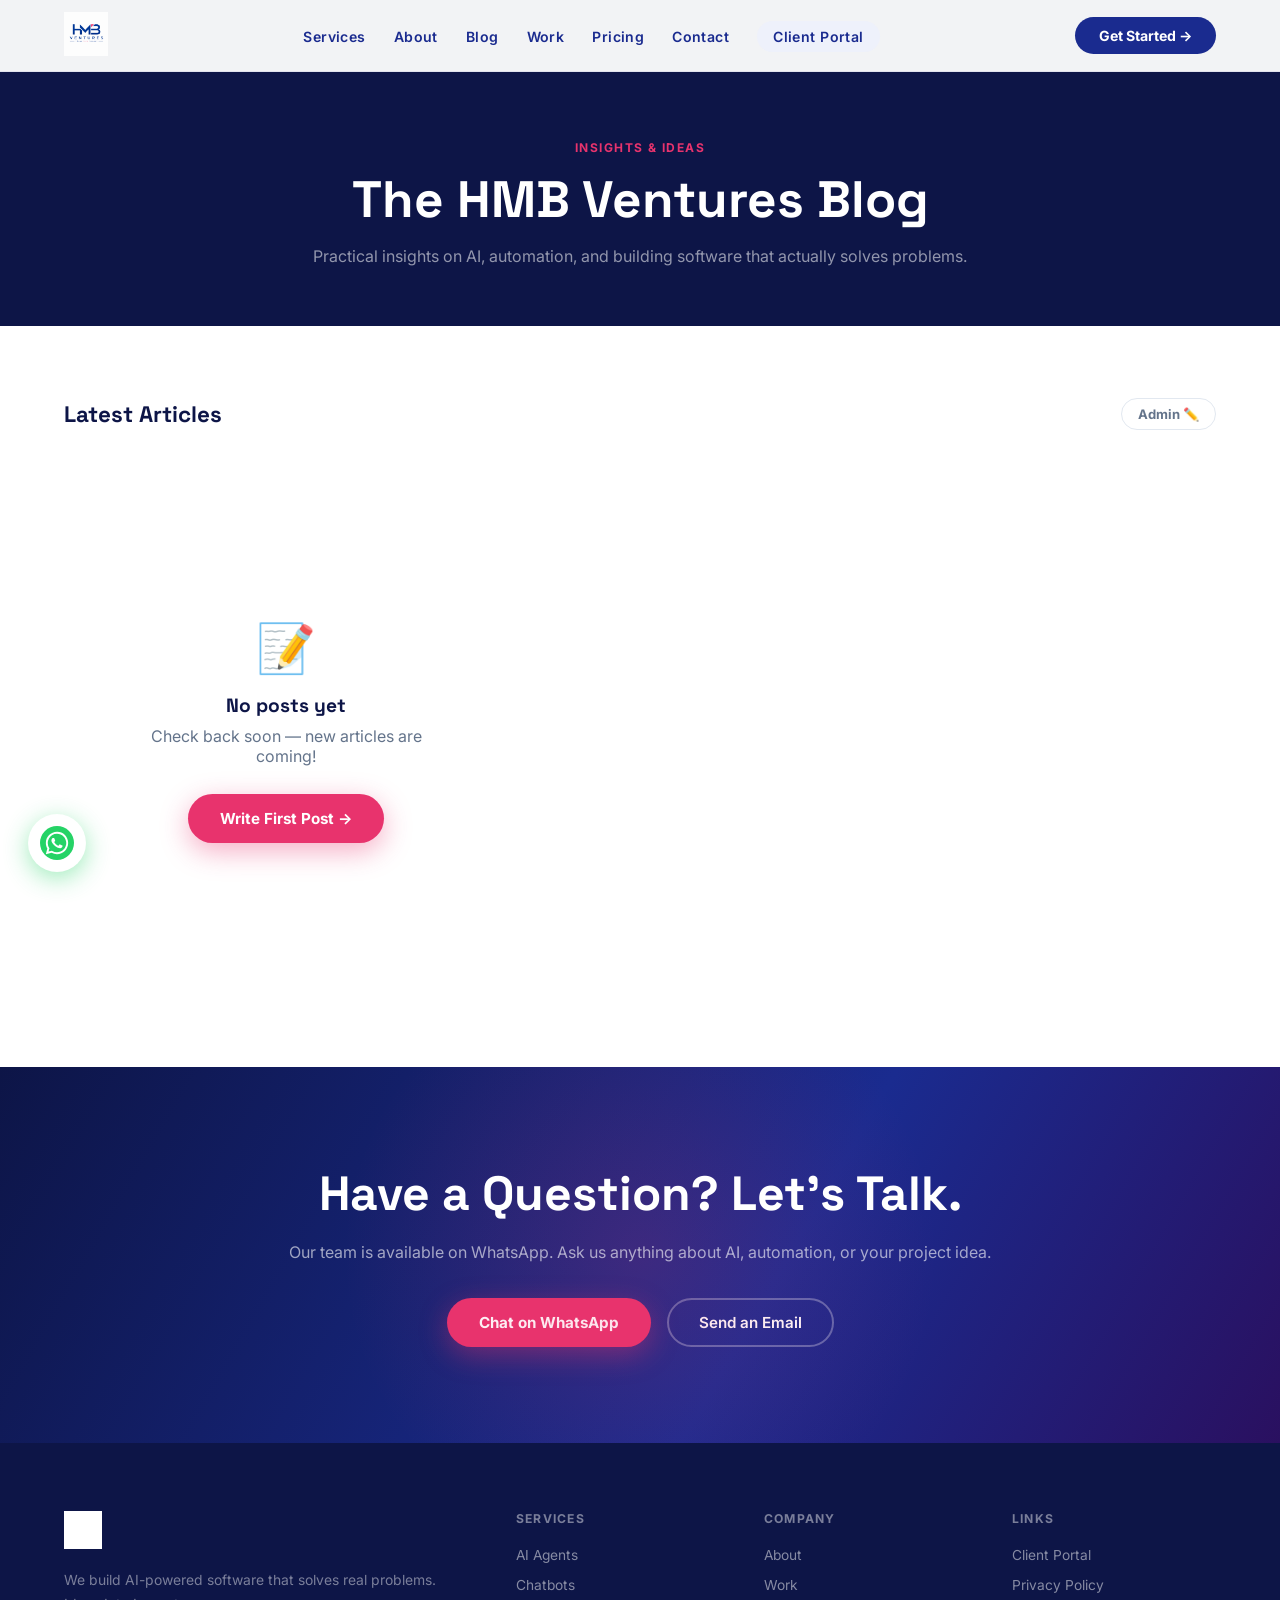
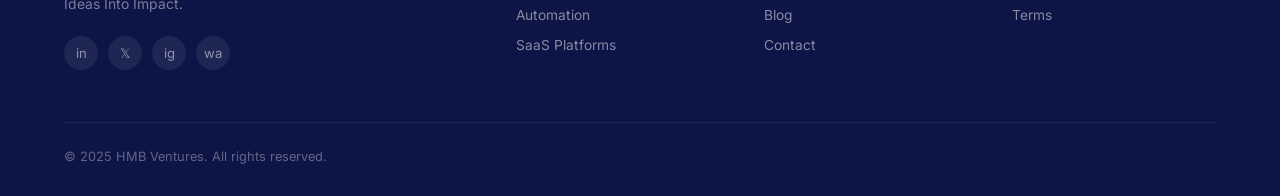
<file: blog.html>
<!DOCTYPE html>
<html lang="en">
<head>
<meta charset="UTF-8">
<meta name="viewport" content="width=device-width, initial-scale=1.0">
<meta name="description" content="HMB Ventures Blog — Insights on AI, automation, and building software that solves real problems.">
<title>Blog — HMB Ventures</title>
<link href="https://fonts.googleapis.com/css2?family=Inter:wght@300;400;500;600;700;800;900&family=Space+Grotesk:wght@400;500;600;700&display=swap" rel="stylesheet">
<link rel="stylesheet" href="css/style.css">
<style>
.blog-post-full{display:none;position:fixed;inset:0;background:#fff;z-index:2000;overflow-y:auto;padding:80px 5% 60px}
.blog-post-full.open{display:block}
.post-back{display:inline-flex;align-items:center;gap:8px;color:var(--navy);font-weight:700;font-size:.9rem;cursor:pointer;margin-bottom:32px;text-decoration:none;border:none;background:none;font-family:inherit}
.post-back:hover{color:var(--pink)}
.post-full-tag{font-size:.75rem;font-weight:700;text-transform:uppercase;letter-spacing:.08em;color:var(--pink);margin-bottom:10px}
.post-full-title{font-family:'Space Grotesk',sans-serif;font-size:clamp(1.8rem,4vw,2.8rem);font-weight:700;color:var(--dark);line-height:1.2;margin-bottom:14px}
.post-full-meta{font-size:.85rem;color:var(--muted);margin-bottom:36px;padding-bottom:24px;border-bottom:2px solid var(--ice)}
.post-full-body{max-width:720px;font-size:1.05rem;color:#334155;line-height:1.85;white-space:pre-wrap}
.no-posts{text-align:center;padding:80px 20px;color:var(--muted)}
.no-posts .icon{font-size:3rem;margin-bottom:16px}
.no-posts h3{font-family:'Space Grotesk',sans-serif;font-size:1.2rem;font-weight:700;color:var(--dark);margin-bottom:8px}
</style>
</head>
<body>

<a id="wa-bubble" href="https://wa.me/2348127450087?text=Hi%20HMB%20Ventures!" target="_blank" title="Chat on WhatsApp">
  <svg viewBox="0 0 32 32" fill="none"><circle cx="16" cy="16" r="16" fill="#25D366"/><path d="M23.5 8.5A10.44 10.44 0 0016 5.5C10.2 5.5 5.5 10.2 5.5 16c0 1.84.48 3.63 1.39 5.22L5.5 26.5l5.41-1.42A10.44 10.44 0 0016 26.5c5.8 0 10.5-4.7 10.5-10.5 0-2.8-1.09-5.43-3-7.5zm-7.5 16.15a8.68 8.68 0 01-4.43-1.21l-.32-.19-3.21.84.86-3.13-.2-.33A8.72 8.72 0 0116 7.27c4.82 0 8.73 3.92 8.73 8.73 0 4.82-3.91 8.65-8.73 8.65zm4.78-6.5c-.26-.13-1.55-.77-1.79-.85-.24-.09-.41-.13-.58.13-.17.26-.66.85-.81 1.03-.15.17-.3.19-.56.06-.26-.13-1.1-.41-2.1-1.3-.78-.69-1.3-1.55-1.45-1.81-.15-.26-.02-.4.11-.53.12-.11.26-.3.39-.45.13-.15.17-.26.26-.43.09-.17.04-.32-.02-.45-.06-.13-.58-1.4-.8-1.92-.21-.5-.43-.43-.58-.44h-.5c-.17 0-.45.06-.69.32-.24.26-.9.88-.9 2.15s.92 2.49 1.05 2.66c.13.17 1.8 2.76 4.38 3.87.61.26 1.09.42 1.46.54.61.19 1.17.16 1.61.1.49-.07 1.55-.63 1.77-1.25.22-.61.22-1.13.15-1.25-.06-.11-.24-.17-.5-.3z" fill="white"/></svg>
</a>

<nav id="navbar">
  <a class="nav-logo" href="index.html"><img src="logo.png" alt="HMB Ventures"></a>
  <ul class="nav-links" id="nav-links">
    <li><a href="index.html#services">Services</a></li>
    <li><a href="index.html#about">About</a></li>
    <li><a href="blog.html">Blog</a></li>
    <li><a href="index.html#portfolio">Work</a></li>
    <li><a href="index.html#pricing">Pricing</a></li>
    <li><a href="index.html#contact">Contact</a></li>
    <li><a href="portal.html" class="portal-link">Client Portal</a></li>
  </ul>
  <a class="nav-cta" href="index.html#contact">Get Started →</a>
  <div class="hamburger" id="hamburger"><span></span><span></span><span></span></div>
</nav>

<!-- FULL POST READER -->
<div class="blog-post-full" id="post-reader">
  <div style="max-width:780px;margin:0 auto">
    <button class="post-back" onclick="closePost()">← Back to Blog</button>
    <div class="post-full-tag" id="reader-tag"></div>
    <h1 class="post-full-title" id="reader-title"></h1>
    <div class="post-full-meta" id="reader-meta"></div>
    <div class="post-full-body" id="reader-body"></div>
    <div style="margin-top:48px;padding-top:32px;border-top:2px solid var(--ice);text-align:center">
      <p style="font-size:.95rem;color:var(--muted);margin-bottom:16px">Have questions about this topic?</p>
      <a class="btn-primary" href="https://wa.me/2348127450087?text=Hi%20HMB%20Ventures!%20I%20read%20your%20blog%20and%20have%20a%20question." target="_blank">Chat with us on WhatsApp</a>
    </div>
  </div>
</div>

<div class="page-hero">
  <span class="section-label" style="display:block;margin-bottom:12px;">Insights & Ideas</span>
  <h1>The HMB Ventures Blog</h1>
  <p>Practical insights on AI, automation, and building software that actually solves problems.</p>
</div>

<div style="padding:72px 5%">
  <div style="display:flex;justify-content:space-between;align-items:center;margin-bottom:36px;flex-wrap:wrap;gap:14px">
    <h2 style="font-family:'Space Grotesk',sans-serif;font-size:1.4rem;font-weight:700;color:var(--dark)">Latest Articles</h2>
    <a href="blog-admin.html" style="font-size:.82rem;font-weight:700;color:var(--muted);text-decoration:none;border:1px solid #e2e8f0;padding:7px 16px;border-radius:50px;transition:all .2s" onmouseover="this.style.borderColor='var(--navy)';this.style.color='var(--navy)'" onmouseout="this.style.borderColor='#e2e8f0';this.style.color='var(--muted)'">Admin ✏️</a>
  </div>
  <div class="blog-grid" id="blog-grid"></div>
</div>

<section id="cta-band">
  <h2>Have a Question? Let's Talk.</h2>
  <p>Our team is available on WhatsApp. Ask us anything about AI, automation, or your project idea.</p>
  <div class="hero-btns">
    <a class="btn-primary" href="https://wa.me/2348127450087?text=Hi%20HMB%20Ventures!" target="_blank">Chat on WhatsApp</a>
    <a class="btn-ghost" href="index.html#contact">Send an Email</a>
  </div>
</section>

<footer>
  <div class="footer-grid">
    <div class="footer-brand">
      <img src="logo.png" alt="HMB Ventures">
      <p>We build AI-powered software that solves real problems. Ideas Into Impact.</p>
      <div class="social-links">
        <a class="social-link" href="https://linkedin.com/company/hmbventures" target="_blank">in</a>
        <a class="social-link" href="https://twitter.com/hmbventures" target="_blank">𝕏</a>
        <a class="social-link" href="https://instagram.com/hmbventures" target="_blank">ig</a>
        <a class="social-link" href="https://wa.me/2348127450087" target="_blank">wa</a>
      </div>
    </div>
    <div class="footer-col"><h4>Services</h4><ul><li><a href="index.html#services">AI Agents</a></li><li><a href="index.html#services">Chatbots</a></li><li><a href="index.html#services">Automation</a></li><li><a href="index.html#services">SaaS Platforms</a></li></ul></div>
    <div class="footer-col"><h4>Company</h4><ul><li><a href="index.html#about">About</a></li><li><a href="index.html#portfolio">Work</a></li><li><a href="blog.html">Blog</a></li><li><a href="index.html#contact">Contact</a></li></ul></div>
    <div class="footer-col"><h4>Links</h4><ul><li><a href="portal.html">Client Portal</a></li><li><a href="privacy.html">Privacy Policy</a></li><li><a href="terms.html">Terms</a></li></ul></div>
  </div>
  <div class="footer-bottom"><p>© 2025 HMB Ventures. All rights reserved.</p></div>
</footer>
<button id="back-top" onclick="window.scrollTo({top:0,behavior:'smooth'})">↑</button>

<script src="js/main.js"></script>
<script>
const ICONS = {'AI Agents':'🤖','Automation':'⚡','Chatbots':'💬','SaaS':'🚀','Data':'📊','Strategy':'🔐','Case Study':'📁'};
const COLORS = {'AI Agents':'linear-gradient(135deg,#0D1547,#1A2B8F)','Automation':'linear-gradient(135deg,#E8336D,#ff8fab)','Chatbots':'linear-gradient(135deg,#1A2B8F,#6274C8)','SaaS':'linear-gradient(135deg,#0D1547,#E8336D)','Data':'linear-gradient(135deg,#6274C8,#1A2B8F)','Strategy':'linear-gradient(135deg,#E8336D,#1A2B8F)','Case Study':'linear-gradient(135deg,#1A2B8F,#E8336D)'};

function getPosts() { return JSON.parse(localStorage.getItem('hmb_blog_posts') || '[]'); }

function renderBlog() {
  const posts = getPosts().slice().reverse();
  const grid  = document.getElementById('blog-grid');
  if(!posts.length) {
    grid.innerHTML = '<div class="no-posts"><div class="icon">📝</div><h3>No posts yet</h3><p>Check back soon — new articles are coming!</p><br><a href="blog-admin.html" class="btn-primary" style="display:inline-block;margin-top:8px">Write First Post →</a></div>';
    return;
  }
  grid.innerHTML = posts.map(p => `
    <div class="blog-card" onclick="openPost('${p.id}')" style="cursor:pointer">
      <div class="blog-thumb" style="background:${COLORS[p.category]||'linear-gradient(135deg,#1A2B8F,#E8336D)'}">${ICONS[p.category]||'📝'}</div>
      <div class="blog-body">
        <div class="blog-tag">${p.category}</div>
        <h3>${p.title}</h3>
        <p>${p.summary}</p>
        <div class="blog-meta" style="margin-bottom:12px">${p.date} · ${p.readtime||'5 min read'}</div>
        <span class="blog-read">Read article →</span>
      </div>
    </div>
  `).join('');
}

function openPost(id) {
  const post = getPosts().find(p => p.id === id);
  if(!post) return;
  document.getElementById('reader-tag').textContent   = post.category;
  document.getElementById('reader-title').textContent = post.title;
  document.getElementById('reader-meta').textContent  = post.date + ' · ' + (post.readtime||'5 min read');
  document.getElementById('reader-body').textContent  = post.content;
  document.getElementById('post-reader').classList.add('open');
  window.scrollTo(0,0);
}
function closePost() {
  document.getElementById('post-reader').classList.remove('open');
}

renderBlog();
</script>
</body>
</html>
</file>
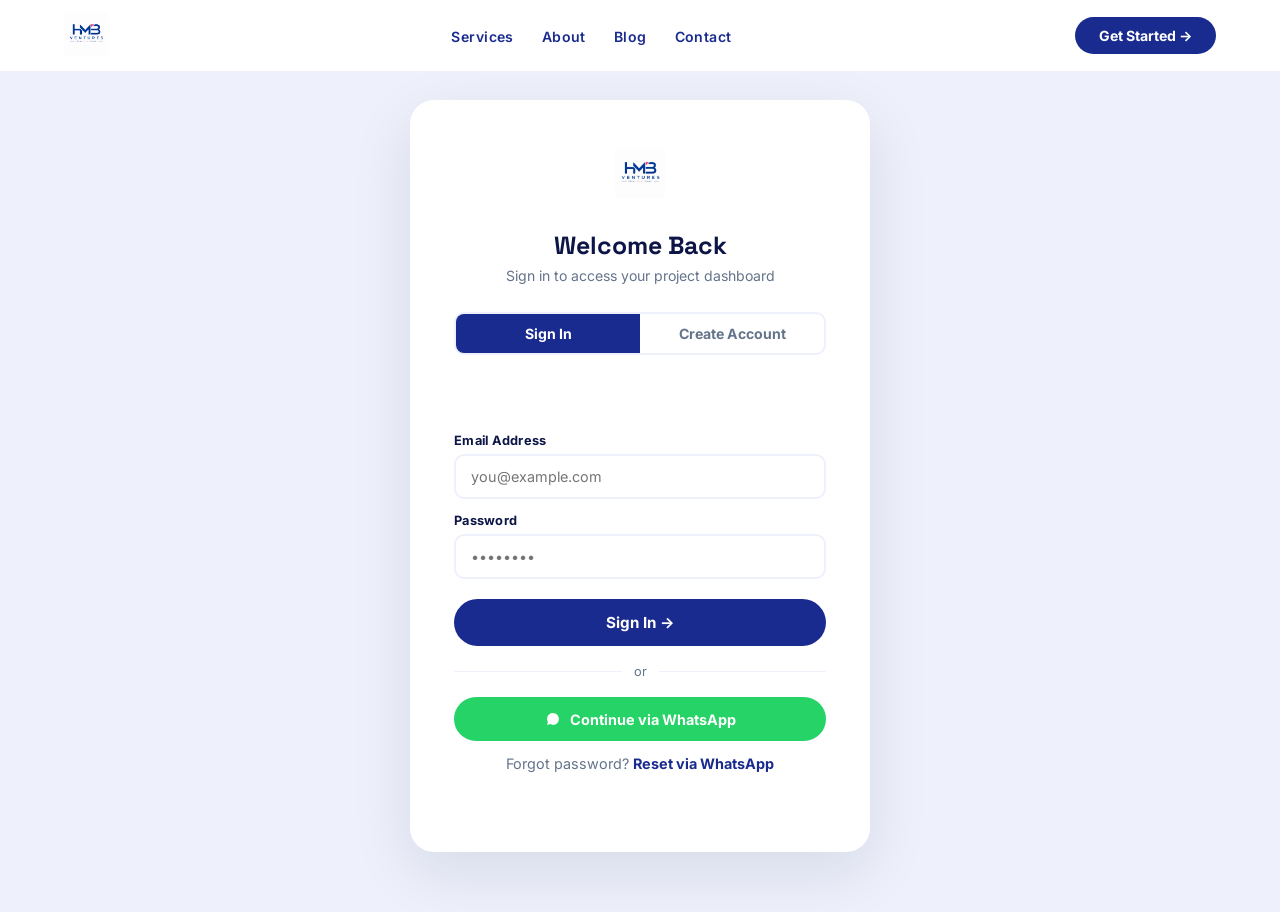
<file: portal-dashboard.html>
<!DOCTYPE html>
<html lang="en">
<head>
<meta charset="UTF-8">
<meta name="viewport" content="width=device-width, initial-scale=1.0">
<title>My Dashboard — HMB Ventures</title>
<link href="https://fonts.googleapis.com/css2?family=Inter:wght@300;400;500;600;700;800;900&family=Space+Grotesk:wght@400;500;600;700&display=swap" rel="stylesheet">
<link rel="stylesheet" href="css/style.css">
<style>
  .dash-layout { display: grid; grid-template-columns: 240px 1fr; min-height: 100vh; padding-top: 72px; }
  .dash-sidebar { background: var(--dark); padding: 32px 0; position: sticky; top: 72px; height: calc(100vh - 72px); overflow-y: auto; }
  .dash-sidebar .user-card { padding: 0 24px 28px; border-bottom: 1px solid rgba(255,255,255,.08); margin-bottom: 20px; }
  .user-avatar { width: 48px; height: 48px; border-radius: 50%; background: linear-gradient(135deg, var(--navy), var(--pink)); display: flex; align-items: center; justify-content: center; color: white; font-weight: 800; font-size: 1.1rem; margin-bottom: 10px; }
  .user-name { font-weight: 700; color: white; font-size: .95rem; }
  .user-role { font-size: .78rem; color: rgba(255,255,255,.45); }
  .sidebar-nav { list-style: none; }
  .sidebar-nav li a { display: flex; align-items: center; gap: 12px; padding: 12px 24px; font-size: .88rem; font-weight: 600; color: rgba(255,255,255,.5); text-decoration: none; transition: all .2s; border-left: 3px solid transparent; }
  .sidebar-nav li a:hover, .sidebar-nav li a.active { color: white; background: rgba(255,255,255,.06); border-left-color: var(--pink); }
  .sidebar-nav li a span.icon { font-size: 1rem; }
  .dash-main { background: #f8fafc; padding: 40px 40px; }
  .dash-welcome { margin-bottom: 36px; }
  .dash-welcome h1 { font-family: 'Space Grotesk', sans-serif; font-size: 1.8rem; font-weight: 700; color: var(--dark); margin-bottom: 6px; }
  .dash-welcome p { color: var(--muted); font-size: .95rem; }
  .dash-cards { display: grid; grid-template-columns: repeat(auto-fill, minmax(200px,1fr)); gap: 18px; margin-bottom: 36px; }
  .dash-card { background: white; border-radius: var(--radius); padding: 24px 22px; border: 1px solid #e2e8f0; }
  .dash-card-label { font-size: .75rem; font-weight: 700; text-transform: uppercase; letter-spacing: .07em; color: var(--muted); margin-bottom: 8px; }
  .dash-card-value { font-family: 'Space Grotesk', sans-serif; font-size: 1.9rem; font-weight: 700; color: var(--dark); }
  .dash-card-sub { font-size: .8rem; color: var(--muted); margin-top: 4px; }
  .dash-section { background: white; border-radius: var(--radius); border: 1px solid #e2e8f0; margin-bottom: 24px; overflow: hidden; }
  .dash-section-head { padding: 20px 24px; border-bottom: 1px solid #f1f5f9; display: flex; justify-content: space-between; align-items: center; }
  .dash-section-head h3 { font-family: 'Space Grotesk', sans-serif; font-size: 1rem; font-weight: 700; color: var(--dark); }
  .progress-list { padding: 0; }
  .progress-item { padding: 18px 24px; border-bottom: 1px solid #f8fafc; }
  .progress-item:last-child { border-bottom: none; }
  .progress-item-head { display: flex; justify-content: space-between; align-items: center; margin-bottom: 8px; }
  .progress-item-name { font-weight: 600; font-size: .9rem; color: var(--dark); }
  .progress-pct { font-size: .82rem; font-weight: 700; color: var(--navy); }
  .progress-bar { height: 6px; background: var(--ice); border-radius: 3px; overflow: hidden; }
  .progress-fill { height: 100%; border-radius: 3px; background: linear-gradient(90deg, var(--navy), var(--pink)); transition: width 1s ease; }
  .badge { display: inline-block; padding: 3px 10px; border-radius: 50px; font-size: .72rem; font-weight: 700; text-transform: uppercase; letter-spacing: .05em; }
  .badge-green { background: #dcfce7; color: #16a34a; }
  .badge-blue { background: #dbeafe; color: #1d4ed8; }
  .badge-yellow { background: #fef9c3; color: #a16207; }
  .badge-pink { background: #fce7f3; color: #be185d; }
  .message-list { padding: 0; }
  .message-item { padding: 18px 24px; border-bottom: 1px solid #f8fafc; display: flex; gap: 14px; }
  .message-item:last-child { border-bottom: none; }
  .msg-avatar { width: 36px; height: 36px; border-radius: 50%; background: var(--navy); display: flex; align-items: center; justify-content: center; color: white; font-size: .78rem; font-weight: 700; flex-shrink: 0; }
  .msg-body { flex: 1; }
  .msg-from { font-size: .85rem; font-weight: 700; color: var(--dark); margin-bottom: 3px; }
  .msg-text { font-size: .85rem; color: #475569; line-height: 1.5; }
  .msg-time { font-size: .75rem; color: var(--muted); margin-top: 4px; }
  .logout-btn { background: rgba(255,255,255,.08); border: none; color: rgba(255,255,255,.5); padding: 10px 24px; font-family: inherit; font-size: .85rem; cursor: pointer; text-align: left; width: 100%; transition: all .2s; }
  .logout-btn:hover { background: rgba(232,51,109,.15); color: var(--pink); }
  @media (max-width: 800px) { .dash-layout { grid-template-columns: 1fr; } .dash-sidebar { display: none; } .dash-main { padding: 24px 20px; } }
</style>
</head>
<body>
<nav id="navbar">
  <a class="nav-logo" href="index.html"><img src="logo.png" alt="HMB Ventures"></a>
  <ul class="nav-links" id="nav-links">
    <li><a href="index.html">Home</a></li>
    <li><a href="index.html#contact">Contact</a></li>
  </ul>
  <a class="nav-cta" href="https://wa.me/2348127450087" target="_blank">WhatsApp Us</a>
  <div class="hamburger" id="hamburger"><span></span><span></span><span></span></div>
</nav>

<div class="dash-layout">
  <aside class="dash-sidebar">
    <div class="user-card">
      <div class="user-avatar" id="sidebar-avatar">DC</div>
      <div class="user-name" id="sidebar-name">Demo Client</div>
      <div class="user-role">Active Client</div>
    </div>
    <ul class="sidebar-nav">
      <li><a href="#" class="active"><span class="icon">📊</span> Dashboard</a></li>
      <li><a href="#"><span class="icon">🚀</span> My Projects</a></li>
      <li><a href="#"><span class="icon">📁</span> Files & Docs</a></li>
      <li><a href="#"><span class="icon">💬</span> Messages</a></li>
      <li><a href="#"><span class="icon">🧾</span> Invoices</a></li>
      <li><a href="#"><span class="icon">⚙️</span> Settings</a></li>
      <li style="margin-top:auto;padding-top:20px;">
        <a href="https://wa.me/2348127450087?text=Hi%20HMB%20Ventures!%20I%20need%20support." target="_blank"><span class="icon">🆘</span> Get Support</a>
      </li>
    </ul>
    <button class="logout-btn" id="logout-btn">🚪 Sign Out</button>
  </aside>

  <main class="dash-main">
    <div class="dash-welcome">
      <h1>Welcome back, <span id="dash-username">Demo Client</span> 👋</h1>
      <p>Here's a summary of your active projects and latest updates.</p>
    </div>

    <div class="dash-cards">
      <div class="dash-card">
        <div class="dash-card-label">Active Projects</div>
        <div class="dash-card-value">2</div>
        <div class="dash-card-sub">1 in development</div>
      </div>
      <div class="dash-card">
        <div class="dash-card-label">Overall Progress</div>
        <div class="dash-card-value">68%</div>
        <div class="dash-card-sub">Avg. across projects</div>
      </div>
      <div class="dash-card">
        <div class="dash-card-label">Open Messages</div>
        <div class="dash-card-value">3</div>
        <div class="dash-card-sub">From HMB team</div>
      </div>
      <div class="dash-card">
        <div class="dash-card-label">Next Milestone</div>
        <div class="dash-card-value" style="font-size:1.1rem;">July 5</div>
        <div class="dash-card-sub">Beta delivery</div>
      </div>
    </div>

    <div class="dash-section">
      <div class="dash-section-head">
        <h3>Project Progress</h3>
        <a href="https://wa.me/2348127450087?text=Hi!%20I%20have%20a%20question%20about%20my%20project%20progress." target="_blank" style="font-size:.82rem;font-weight:700;color:var(--navy);text-decoration:none;">Ask a question →</a>
      </div>
      <div class="progress-list">
        <div class="progress-item">
          <div class="progress-item-head">
            <div>
              <div class="progress-item-name">AI Customer Support Bot</div>
              <span class="badge badge-blue" style="margin-top:4px;">In Development</span>
            </div>
            <div class="progress-pct">75%</div>
          </div>
          <div class="progress-bar"><div class="progress-fill" style="width:75%"></div></div>
        </div>
        <div class="progress-item">
          <div class="progress-item-head">
            <div>
              <div class="progress-item-name">Sales Automation Pipeline</div>
              <span class="badge badge-yellow" style="margin-top:4px;">In Review</span>
            </div>
            <div class="progress-pct">60%</div>
          </div>
          <div class="progress-bar"><div class="progress-fill" style="width:60%"></div></div>
        </div>
      </div>
    </div>

    <div class="dash-section">
      <div class="dash-section-head">
        <h3>Latest Messages from HMB Team</h3>
        <a href="https://wa.me/2348127450087" target="_blank" style="font-size:.82rem;font-weight:700;color:var(--navy);text-decoration:none;">Reply on WhatsApp →</a>
      </div>
      <div class="message-list">
        <div class="message-item">
          <div class="msg-avatar">HMB</div>
          <div class="msg-body">
            <div class="msg-from">HMB Ventures Team</div>
            <div class="msg-text">The chatbot integration with your CRM is complete. We're running final tests today and will send you a demo link tomorrow.</div>
            <div class="msg-time">Today, 10:32 AM</div>
          </div>
        </div>
        <div class="message-item">
          <div class="msg-avatar">HMB</div>
          <div class="msg-body">
            <div class="msg-from">HMB Ventures Team</div>
            <div class="msg-text">Reminder: your weekly sprint review call is scheduled for Friday at 3PM WAT. We'll be demoing the new automation flows.</div>
            <div class="msg-time">Yesterday, 4:15 PM</div>
          </div>
        </div>
        <div class="message-item">
          <div class="msg-avatar">HMB</div>
          <div class="msg-body">
            <div class="msg-from">HMB Ventures Team</div>
            <div class="msg-text">We've uploaded the latest design mockups to the shared folder. Please review and leave comments before Thursday.</div>
            <div class="msg-time">Jun 20, 11:00 AM</div>
          </div>
        </div>
      </div>
    </div>
  </main>
</div>

<script src="js/main.js"></script>
<script>
  // Check auth
  const user = JSON.parse(sessionStorage.getItem('hmb_user') || 'null');
  if (!user) { window.location.href = 'portal.html'; }
  else {
    const name = user.name || 'Client';
    const initials = name.split(' ').map(n=>n[0]).join('').toUpperCase();
    document.getElementById('dash-username').textContent = name;
    document.getElementById('sidebar-name').textContent = name;
    document.getElementById('sidebar-avatar').textContent = initials;
  }
  document.getElementById('logout-btn').addEventListener('click', () => {
    sessionStorage.removeItem('hmb_user');
    window.location.href = 'portal.html';
  });
  // Sidebar nav active state
  document.querySelectorAll('.sidebar-nav a').forEach(a => {
    a.addEventListener('click', function(e) {
      if (this.getAttribute('href') === '#') e.preventDefault();
      document.querySelectorAll('.sidebar-nav a').forEach(x => x.classList.remove('active'));
      this.classList.add('active');
    });
  });
</script>
</body>
</html>
</file>
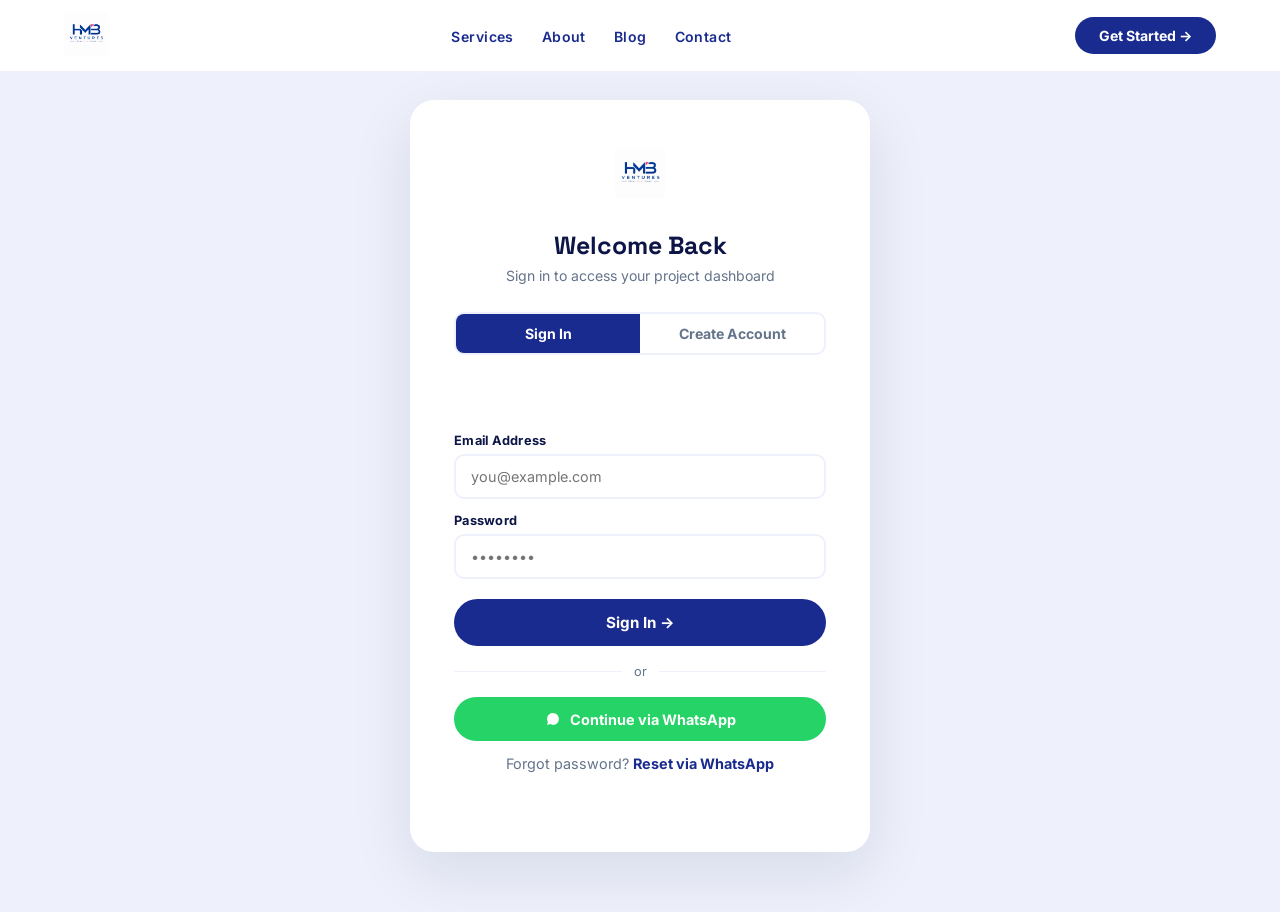
<file: portal.html>
<!DOCTYPE html>
<html lang="en">
<head>
<meta charset="UTF-8">
<meta name="viewport" content="width=device-width, initial-scale=1.0">
<title>Client Portal — HMB Ventures</title>
<link href="https://fonts.googleapis.com/css2?family=Inter:wght@300;400;500;600;700;800;900&family=Space+Grotesk:wght@400;500;600;700&display=swap" rel="stylesheet">
<link rel="stylesheet" href="css/style.css">
<style>
.portal-wrapper{min-height:100vh;background:var(--ice);display:flex;align-items:center;justify-content:center;padding:100px 5% 60px}
.portal-box{background:#fff;border-radius:24px;padding:48px 44px;width:100%;max-width:460px;box-shadow:0 20px 60px rgba(13,21,71,.1)}
.portal-box .logo-wrap{text-align:center;margin-bottom:28px}
.portal-box .logo-wrap img{height:50px;object-fit:contain}
.portal-box h2{font-family:'Space Grotesk',sans-serif;font-size:1.55rem;font-weight:700;color:var(--dark);text-align:center;margin-bottom:6px}
.portal-box .sub{text-align:center;color:var(--muted);font-size:.88rem;margin-bottom:28px}
.portal-tabs{display:flex;gap:0;margin-bottom:26px;border:2px solid var(--ice);border-radius:10px;overflow:hidden}
.portal-tab{flex:1;padding:11px;text-align:center;font-weight:700;font-size:.88rem;color:var(--muted);cursor:pointer;background:transparent;border:none;font-family:inherit;transition:all .2s}
.portal-tab.active{background:var(--navy);color:#fff}
.form-group{display:flex;flex-direction:column;gap:6px;margin-bottom:14px}
.form-group label{font-size:.8rem;font-weight:700;color:var(--dark)}
.form-group input{padding:12px 15px;border:2px solid var(--ice);border-radius:10px;font-family:inherit;font-size:.9rem;color:var(--dark);outline:none;transition:border-color .2s}
.form-group input:focus{border-color:var(--navy);box-shadow:0 0 0 4px rgba(26,43,143,.08)}
.form-group input.error{border-color:var(--pink)}
.field-error{color:var(--pink);font-size:.75rem;font-weight:600}
.btn-portal{width:100%;padding:14px;background:var(--navy);color:#fff;border:none;border-radius:50px;font-family:inherit;font-size:.95rem;font-weight:700;cursor:pointer;transition:background .2s;margin-top:6px}
.btn-portal:hover{background:var(--pink)}
.portal-msg{font-size:.85rem;font-weight:600;text-align:center;margin-bottom:10px;min-height:20px}
.portal-msg.success{color:#16a34a}
.portal-msg.error{color:var(--pink)}
.divider{display:flex;align-items:center;gap:12px;margin:18px 0;color:var(--muted);font-size:.8rem}
.divider::before,.divider::after{content:'';flex:1;height:1px;background:var(--ice)}
.btn-wa{width:100%;padding:13px;background:#25D366;color:#fff;border:none;border-radius:50px;font-family:inherit;font-size:.9rem;font-weight:700;cursor:pointer;display:flex;align-items:center;justify-content:center;gap:8px;text-decoration:none}
.forgot{text-align:center;margin-top:14px;font-size:.82rem;color:var(--muted)}
.forgot a{color:var(--navy);font-weight:700;text-decoration:none}
</style>
</head>
<body>
<nav id="navbar">
  <a class="nav-logo" href="index.html"><img src="logo.png" alt="HMB Ventures"></a>
  <ul class="nav-links" id="nav-links">
    <li><a href="index.html#services">Services</a></li>
    <li><a href="index.html#about">About</a></li>
    <li><a href="blog.html">Blog</a></li>
    <li><a href="index.html#contact">Contact</a></li>
  </ul>
  <a class="nav-cta" href="index.html#contact">Get Started →</a>
  <div class="hamburger" id="hamburger"><span></span><span></span><span></span></div>
</nav>

<div class="portal-wrapper">
  <div class="portal-box">
    <div class="logo-wrap"><img src="logo.png" alt="HMB Ventures"></div>
    <h2 id="portal-title">Welcome Back</h2>
    <p class="sub" id="portal-sub">Sign in to access your project dashboard</p>

    <div class="portal-tabs">
      <button class="portal-tab active" onclick="switchTab('login')">Sign In</button>
      <button class="portal-tab" onclick="switchTab('signup')">Create Account</button>
    </div>

    <p class="portal-msg" id="portal-msg"></p>

    <!-- LOGIN FORM -->
    <div id="login-panel">
      <div class="form-group">
        <label>Email Address</label>
        <input type="email" id="login-email" placeholder="you@example.com">
      </div>
      <div class="form-group">
        <label>Password</label>
        <input type="password" id="login-password" placeholder="••••••••">
      </div>
      <button class="btn-portal" onclick="handleLogin()">Sign In →</button>
      <div class="divider">or</div>
      <a class="btn-wa" href="https://wa.me/2348127450087?text=Hi!%20I%20need%20access%20to%20the%20HMB%20Ventures%20client%20portal." target="_blank">
        <svg width="18" height="18" viewBox="0 0 32 32" fill="white"><path d="M23.5 8.5A10.44 10.44 0 0016 5.5C10.2 5.5 5.5 10.2 5.5 16c0 1.84.48 3.63 1.39 5.22L5.5 26.5l5.41-1.42A10.44 10.44 0 0016 26.5c5.8 0 10.5-4.7 10.5-10.5 0-2.8-1.09-5.43-3-7.5z"/></svg>
        Continue via WhatsApp
      </a>
      <p class="forgot">Forgot password? <a href="https://wa.me/2348127450087?text=Hi!%20I%20forgot%20my%20portal%20password." target="_blank">Reset via WhatsApp</a></p>
    </div>

    <!-- SIGNUP FORM -->
    <div id="signup-panel" style="display:none">
      <div class="form-group">
        <label>Full Name *</label>
        <input type="text" id="signup-name" placeholder="John Doe">
      </div>
      <div class="form-group">
        <label>Email Address *</label>
        <input type="email" id="signup-email" placeholder="you@example.com">
      </div>
      <div class="form-group">
        <label>Company / Business Name</label>
        <input type="text" id="signup-company" placeholder="Acme Corp (optional)">
      </div>
      <div class="form-group">
        <label>Password *</label>
        <input type="password" id="signup-password" placeholder="Min. 6 characters">
      </div>
      <div class="form-group">
        <label>Confirm Password *</label>
        <input type="password" id="signup-confirm" placeholder="Repeat password">
      </div>
      <button class="btn-portal" onclick="handleSignup()">Create Account →</button>
      <p style="font-size:.78rem;color:var(--muted);text-align:center;margin-top:12px;">By creating an account you agree to our <a href="terms.html" style="color:var(--navy);">Terms of Service</a></p>
    </div>
  </div>
</div>

<script>
// ── Simple localStorage-based auth ──
function getUsers() { return JSON.parse(localStorage.getItem('hmb_users') || '[]'); }
function saveUsers(u) { localStorage.setItem('hmb_users', JSON.stringify(u)); }
function setSession(user) { sessionStorage.setItem('hmb_user', JSON.stringify(user)); }

function switchTab(tab) {
  document.querySelectorAll('.portal-tab').forEach((t,i) => t.classList.toggle('active', (tab==='login'&&i===0)||(tab==='signup'&&i===1)));
  document.getElementById('login-panel').style.display = tab==='login'?'block':'none';
  document.getElementById('signup-panel').style.display = tab==='signup'?'block':'none';
  document.getElementById('portal-msg').textContent = '';
  if(tab==='login'){document.getElementById('portal-title').textContent='Welcome Back';document.getElementById('portal-sub').textContent='Sign in to access your project dashboard';}
  else{document.getElementById('portal-title').textContent='Create Account';document.getElementById('portal-sub').textContent='Join HMB Ventures client portal';}
}

function showMsg(msg, type) {
  const el = document.getElementById('portal-msg');
  el.textContent = msg; el.className = 'portal-msg ' + type;
}

function handleLogin() {
  const email = document.getElementById('login-email').value.trim();
  const pass  = document.getElementById('login-password').value;
  if(!email || !pass) { showMsg('Please fill in all fields.', 'error'); return; }
  const users = getUsers();
  const user  = users.find(u => u.email === email && u.password === pass);
  if(user) {
    showMsg('✅ Welcome back, ' + user.name + '!', 'success');
    setSession(user);
    setTimeout(() => window.location.href = 'portal-dashboard.html', 1000);
  } else {
    showMsg('❌ Incorrect email or password.', 'error');
  }
}

function handleSignup() {
  const name    = document.getElementById('signup-name').value.trim();
  const email   = document.getElementById('signup-email').value.trim();
  const company = document.getElementById('signup-company').value.trim();
  const pass    = document.getElementById('signup-password').value;
  const confirm = document.getElementById('signup-confirm').value;

  if(!name)  { showMsg('Please enter your full name.', 'error'); return; }
  if(!email || !/^[^\s@]+@[^\s@]+\.[^\s@]+$/.test(email)) { showMsg('Please enter a valid email.', 'error'); return; }
  if(pass.length < 6) { showMsg('Password must be at least 6 characters.', 'error'); return; }
  if(pass !== confirm) { showMsg('Passwords do not match.', 'error'); return; }

  const users = getUsers();
  if(users.find(u => u.email === email)) { showMsg('An account with this email already exists.', 'error'); return; }

  const newUser = { name, email, company, password: pass, joined: new Date().toLocaleDateString(), projects: [], messages: [] };
  users.push(newUser);
  saveUsers(users);
  setSession(newUser);
  showMsg('✅ Account created! Redirecting...', 'success');
  setTimeout(() => window.location.href = 'portal-dashboard.html', 1200);
}

// Nav hamburger
const hamburger = document.getElementById('hamburger');
if(hamburger) hamburger.addEventListener('click', () => document.body.classList.toggle('mobile-menu-open'));
window.addEventListener('scroll', () => {
  document.getElementById('navbar')?.classList.toggle('scrolled', window.scrollY > 40);
});
</script>
</body>
</html>
</file>
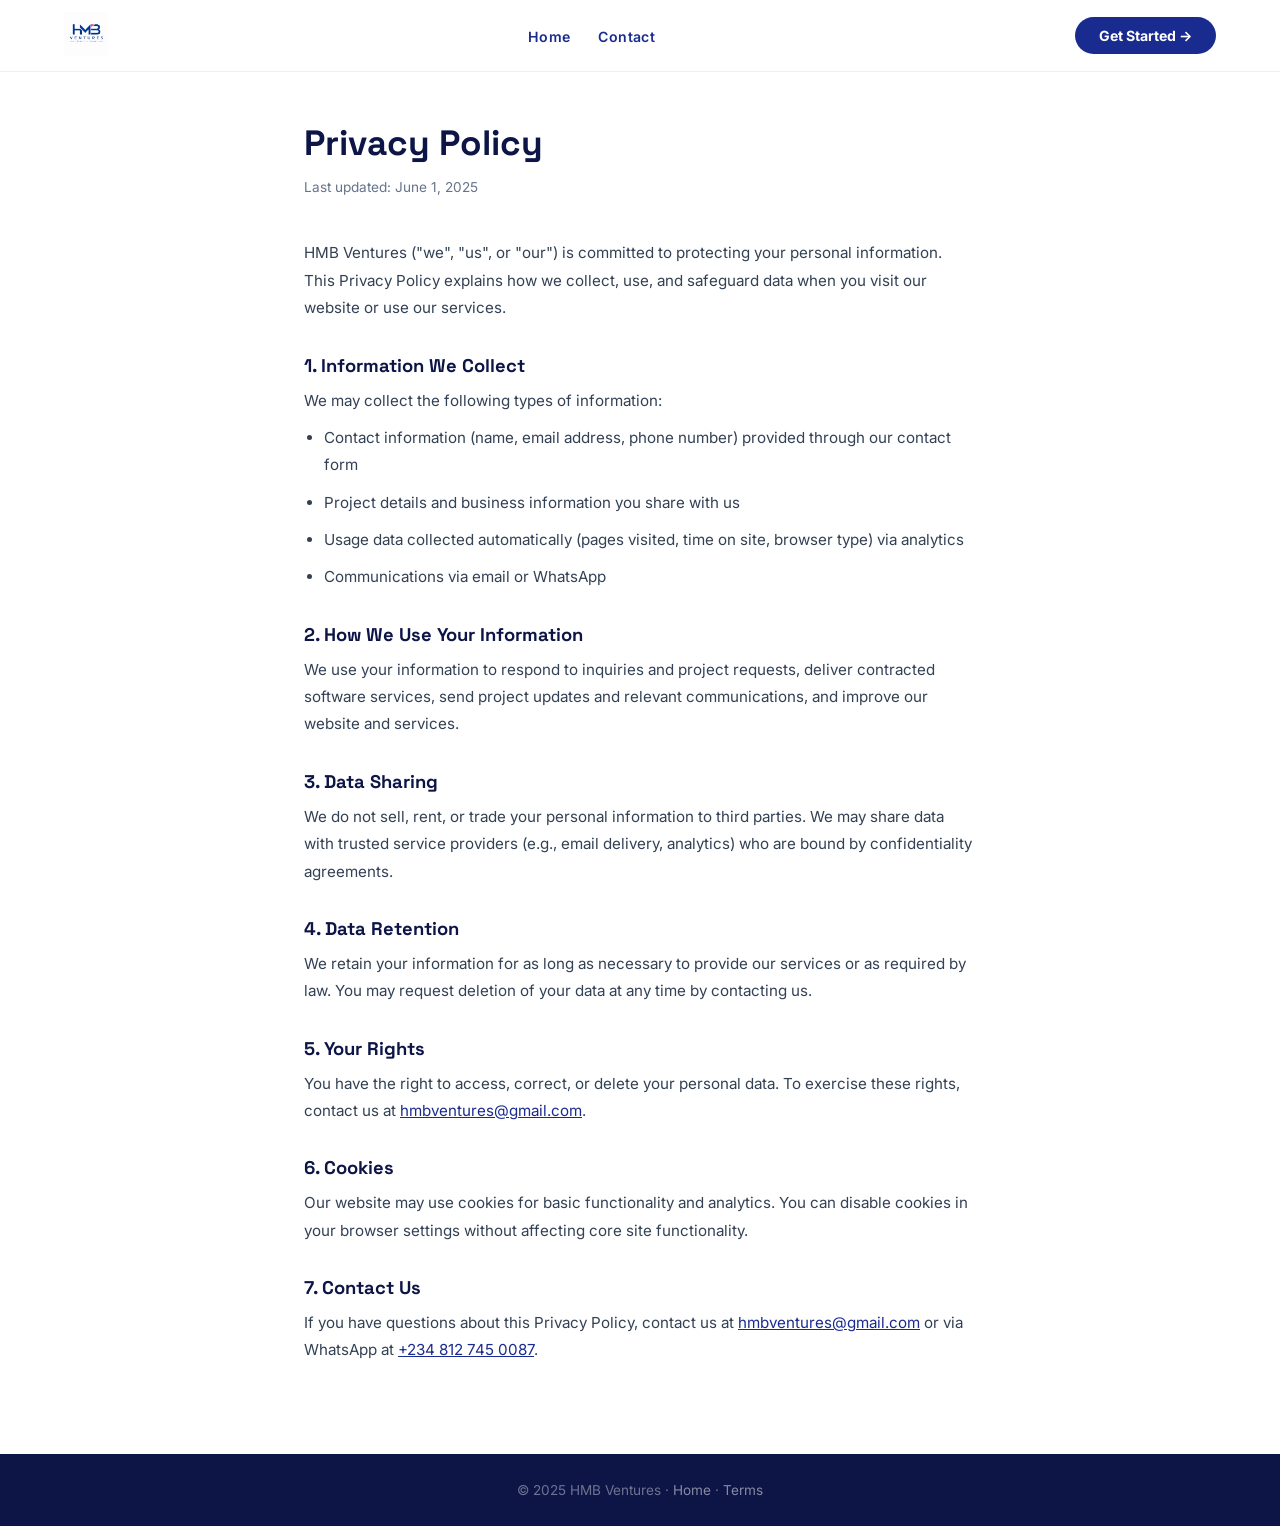
<file: privacy.html>
<!DOCTYPE html>
<html lang="en">
<head>
<meta charset="UTF-8"><meta name="viewport" content="width=device-width, initial-scale=1.0">
<title>Privacy Policy — HMB Ventures</title>
<link href="https://fonts.googleapis.com/css2?family=Inter:wght@400;500;600;700&family=Space+Grotesk:wght@500;600;700&display=swap" rel="stylesheet">
<link rel="stylesheet" href="css/style.css">
</head>
<body>
<nav id="navbar">
  <a class="nav-logo" href="index.html"><img src="logo.png" alt="HMB Ventures"></a>
  <ul class="nav-links" id="nav-links">
    <li><a href="index.html">Home</a></li><li><a href="index.html#contact">Contact</a></li>
  </ul>
  <a class="nav-cta" href="index.html#contact">Get Started →</a>
  <div class="hamburger" id="hamburger"><span></span><span></span><span></span></div>
</nav>
<div class="legal-page">
  <h1>Privacy Policy</h1>
  <p class="updated">Last updated: June 1, 2025</p>
  <p>HMB Ventures ("we", "us", or "our") is committed to protecting your personal information. This Privacy Policy explains how we collect, use, and safeguard data when you visit our website or use our services.</p>
  <h2>1. Information We Collect</h2>
  <p>We may collect the following types of information:</p>
  <ul>
    <li>Contact information (name, email address, phone number) provided through our contact form</li>
    <li>Project details and business information you share with us</li>
    <li>Usage data collected automatically (pages visited, time on site, browser type) via analytics</li>
    <li>Communications via email or WhatsApp</li>
  </ul>
  <h2>2. How We Use Your Information</h2>
  <p>We use your information to respond to inquiries and project requests, deliver contracted software services, send project updates and relevant communications, and improve our website and services.</p>
  <h2>3. Data Sharing</h2>
  <p>We do not sell, rent, or trade your personal information to third parties. We may share data with trusted service providers (e.g., email delivery, analytics) who are bound by confidentiality agreements.</p>
  <h2>4. Data Retention</h2>
  <p>We retain your information for as long as necessary to provide our services or as required by law. You may request deletion of your data at any time by contacting us.</p>
  <h2>5. Your Rights</h2>
  <p>You have the right to access, correct, or delete your personal data. To exercise these rights, contact us at <a href="mailto:hmbventures@gmail.com" style="color:var(--navy);">hmbventures@gmail.com</a>.</p>
  <h2>6. Cookies</h2>
  <p>Our website may use cookies for basic functionality and analytics. You can disable cookies in your browser settings without affecting core site functionality.</p>
  <h2>7. Contact Us</h2>
  <p>If you have questions about this Privacy Policy, contact us at <a href="mailto:hmbventures@gmail.com" style="color:var(--navy);">hmbventures@gmail.com</a> or via WhatsApp at <a href="https://wa.me/2348127450087" style="color:var(--navy);">+234 812 745 0087</a>.</p>
</div>
<footer style="background:var(--dark);padding:28px 5%;text-align:center;">
  <p style="color:rgba(255,255,255,.4);font-size:.85rem;">© 2025 HMB Ventures · <a href="index.html" style="color:rgba(255,255,255,.5);text-decoration:none;">Home</a> · <a href="terms.html" style="color:rgba(255,255,255,.5);text-decoration:none;">Terms</a></p>
</footer>
<script src="js/main.js"></script>
</body>
</html>
</file>
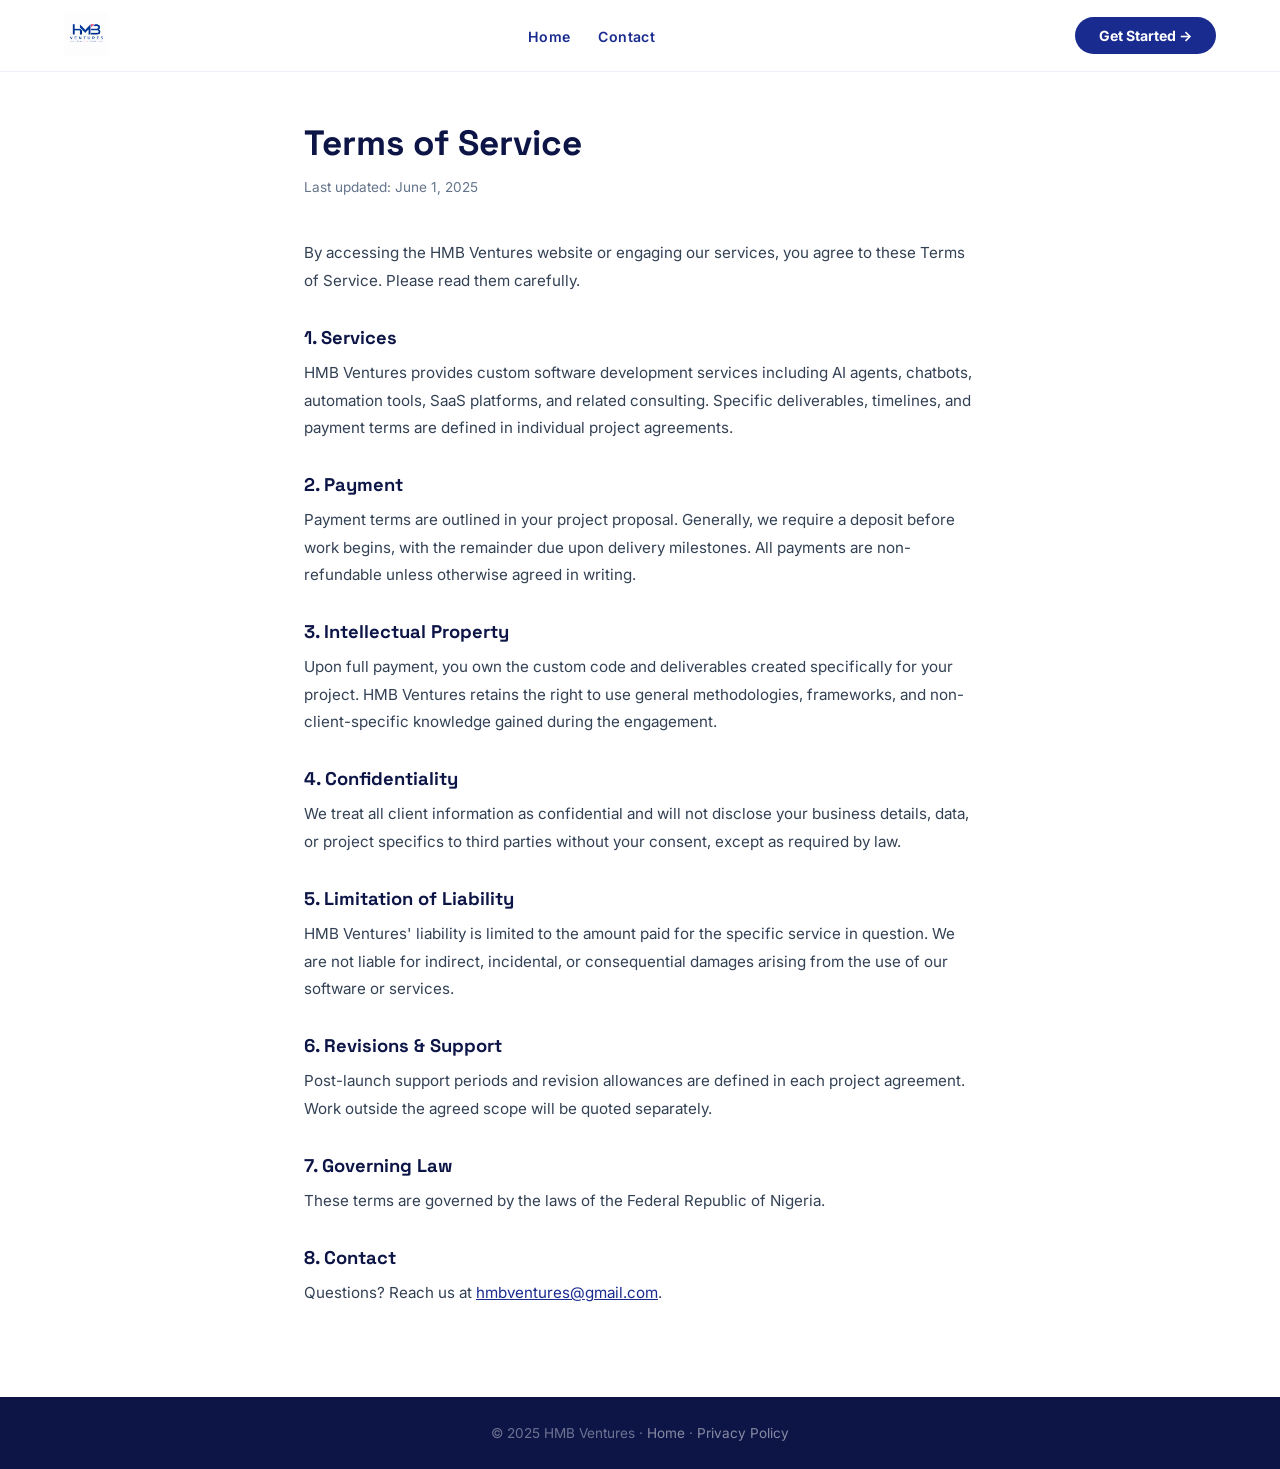
<file: terms.html>
<!DOCTYPE html>
<html lang="en">
<head>
<meta charset="UTF-8"><meta name="viewport" content="width=device-width, initial-scale=1.0">
<title>Terms of Service — HMB Ventures</title>
<link href="https://fonts.googleapis.com/css2?family=Inter:wght@400;500;600;700&family=Space+Grotesk:wght@500;600;700&display=swap" rel="stylesheet">
<link rel="stylesheet" href="css/style.css">
</head>
<body>
<nav id="navbar">
  <a class="nav-logo" href="index.html"><img src="logo.png" alt="HMB Ventures"></a>
  <ul class="nav-links" id="nav-links"><li><a href="index.html">Home</a></li><li><a href="index.html#contact">Contact</a></li></ul>
  <a class="nav-cta" href="index.html#contact">Get Started →</a>
  <div class="hamburger" id="hamburger"><span></span><span></span><span></span></div>
</nav>
<div class="legal-page">
  <h1>Terms of Service</h1>
  <p class="updated">Last updated: June 1, 2025</p>
  <p>By accessing the HMB Ventures website or engaging our services, you agree to these Terms of Service. Please read them carefully.</p>
  <h2>1. Services</h2>
  <p>HMB Ventures provides custom software development services including AI agents, chatbots, automation tools, SaaS platforms, and related consulting. Specific deliverables, timelines, and payment terms are defined in individual project agreements.</p>
  <h2>2. Payment</h2>
  <p>Payment terms are outlined in your project proposal. Generally, we require a deposit before work begins, with the remainder due upon delivery milestones. All payments are non-refundable unless otherwise agreed in writing.</p>
  <h2>3. Intellectual Property</h2>
  <p>Upon full payment, you own the custom code and deliverables created specifically for your project. HMB Ventures retains the right to use general methodologies, frameworks, and non-client-specific knowledge gained during the engagement.</p>
  <h2>4. Confidentiality</h2>
  <p>We treat all client information as confidential and will not disclose your business details, data, or project specifics to third parties without your consent, except as required by law.</p>
  <h2>5. Limitation of Liability</h2>
  <p>HMB Ventures' liability is limited to the amount paid for the specific service in question. We are not liable for indirect, incidental, or consequential damages arising from the use of our software or services.</p>
  <h2>6. Revisions & Support</h2>
  <p>Post-launch support periods and revision allowances are defined in each project agreement. Work outside the agreed scope will be quoted separately.</p>
  <h2>7. Governing Law</h2>
  <p>These terms are governed by the laws of the Federal Republic of Nigeria.</p>
  <h2>8. Contact</h2>
  <p>Questions? Reach us at <a href="mailto:hmbventures@gmail.com" style="color:var(--navy);">hmbventures@gmail.com</a>.</p>
</div>
<footer style="background:var(--dark);padding:28px 5%;text-align:center;">
  <p style="color:rgba(255,255,255,.4);font-size:.85rem;">© 2025 HMB Ventures · <a href="index.html" style="color:rgba(255,255,255,.5);text-decoration:none;">Home</a> · <a href="privacy.html" style="color:rgba(255,255,255,.5);text-decoration:none;">Privacy Policy</a></p>
</footer>
<script src="js/main.js"></script>
</body>
</html>
</file>
<file: css/style.css>
*, *::before, *::after { box-sizing: border-box; margin: 0; padding: 0; }

:root {
  --navy:   #1A2B8F;
  --dark:   #0D1547;
  --pink:   #E8336D;
  --white:  #FFFFFF;
  --ice:    #EEF1FB;
  --mid:    #6274C8;
  --muted:  #64748b;
  --radius: 14px;
}

html { scroll-behavior: smooth; }
body { font-family: 'Inter', sans-serif; background: var(--white); color: var(--navy); overflow-x: hidden; }

/* ── WHATSAPP BUBBLE ── */
#wa-bubble {
  position: fixed; bottom: 28px; left: 28px; z-index: 9999;
  width: 58px; height: 58px; border-radius: 50%;
  display: flex; align-items: center; justify-content: center;
  box-shadow: 0 6px 24px rgba(37,211,102,.45);
  transition: transform .2s, box-shadow .2s;
  animation: wa-pulse 2.5s infinite;
}
#wa-bubble svg { width: 34px; height: 34px; }
#wa-bubble:hover { transform: scale(1.1); box-shadow: 0 10px 32px rgba(37,211,102,.6); }
@keyframes wa-pulse { 0%,100%{box-shadow:0 6px 24px rgba(37,211,102,.45)} 50%{box-shadow:0 6px 32px rgba(37,211,102,.75)} }

/* ── NAV ── */
nav {
  position: fixed; top: 0; left: 0; right: 0; z-index: 1000;
  padding: 0 5%; display: flex; align-items: center; justify-content: space-between;
  height: 72px; background: rgba(255,255,255,0.95);
  backdrop-filter: blur(18px); border-bottom: 1px solid rgba(26,43,143,.08);
  transition: box-shadow .3s;
}
nav.scrolled { box-shadow: 0 4px 32px rgba(13,21,71,.12); }
.nav-logo img { height: 44px; object-fit: contain; }
.nav-links { display: flex; gap: 28px; list-style: none; align-items: center; }
.nav-links a { font-size: .88rem; font-weight: 600; letter-spacing: .03em; color: var(--navy); text-decoration: none; transition: color .2s; }
.nav-links a:hover { color: var(--pink); }
.nav-links .portal-link { background: var(--ice); padding: 7px 16px; border-radius: 50px; color: var(--navy); }
.nav-links .portal-link:hover { background: var(--navy); color: var(--white); }
.nav-cta { background: var(--navy); color: var(--white); border: none; padding: 10px 24px; border-radius: 50px; font-size: .88rem; font-weight: 700; cursor: pointer; transition: background .2s; text-decoration: none; }
.nav-cta:hover { background: var(--pink); }
.hamburger { display: none; flex-direction: column; gap: 5px; cursor: pointer; }
.hamburger span { width: 24px; height: 2px; background: var(--navy); border-radius: 2px; transition: .3s; }

/* ── HERO ── */
#hero { min-height: 100vh; background: var(--dark); display: flex; align-items: center; position: relative; overflow: hidden; padding: 120px 5% 80px; }
#hero-canvas { position: absolute; inset: 0; opacity: .35; }
.hero-content { position: relative; z-index: 2; max-width: 680px; }
.hero-badge { display: inline-flex; align-items: center; gap: 8px; background: rgba(232,51,109,.15); border: 1px solid rgba(232,51,109,.35); color: #ff6b9d; padding: 6px 16px; border-radius: 50px; font-size: .78rem; font-weight: 600; letter-spacing: .06em; text-transform: uppercase; margin-bottom: 28px; }
.hero-badge span { width: 6px; height: 6px; background: var(--pink); border-radius: 50%; animation: blink 1.4s infinite; }
@keyframes blink { 0%,100%{opacity:1} 50%{opacity:.2} }
.hero-h1 { font-family: 'Space Grotesk', sans-serif; font-size: clamp(2.6rem, 5.5vw, 4.4rem); font-weight: 700; line-height: 1.1; color: var(--white); margin-bottom: 22px; }
.hero-h1 em { font-style: normal; color: var(--pink); }
.hero-sub { font-size: 1.05rem; line-height: 1.7; color: rgba(255,255,255,.65); margin-bottom: 44px; max-width: 520px; }
.hero-btns { display: flex; gap: 16px; flex-wrap: wrap; }
.btn-primary { background: var(--pink); color: var(--white); padding: 15px 32px; border-radius: 50px; font-weight: 700; font-size: .95rem; text-decoration: none; border: none; cursor: pointer; transition: transform .2s, box-shadow .2s; box-shadow: 0 8px 28px rgba(232,51,109,.4); display: inline-block; }
.btn-primary:hover { transform: translateY(-2px); box-shadow: 0 12px 36px rgba(232,51,109,.55); }
.btn-ghost { background: transparent; color: var(--white); border: 2px solid rgba(255,255,255,.3); padding: 13px 30px; border-radius: 50px; font-weight: 600; font-size: .95rem; text-decoration: none; cursor: pointer; transition: border-color .2s, background .2s; display: inline-block; }
.btn-ghost:hover { border-color: var(--white); background: rgba(255,255,255,.07); }
.hero-stats { position: relative; display: flex; gap: 48px; z-index: 2; margin-top: 48px; flex-wrap: wrap; }
.stat-item { text-align: right; }
.stat-num { font-family: 'Space Grotesk', sans-serif; font-size: 2.4rem; font-weight: 700; color: var(--white); line-height: 1; }
.stat-num span { color: var(--pink); }
.stat-label { font-size: .75rem; color: rgba(255,255,255,.5); letter-spacing: .06em; text-transform: uppercase; margin-top: 4px; }
#hero::after { content: ''; position: absolute; right: -120px; bottom: -80px; width: 540px; height: 540px; background: conic-gradient(from 210deg, rgba(232,51,109,.28) 0deg, transparent 80deg); border-radius: 50%; pointer-events: none; }

/* ── MARQUEE ── */
.marquee-wrap { background: var(--navy); padding: 18px 0; overflow: hidden; }
.marquee-track { display: flex; gap: 56px; animation: marquee 22s linear infinite; white-space: nowrap; width: max-content; }
.marquee-wrap:hover .marquee-track { animation-play-state: paused; }
.marquee-item { font-size: .85rem; font-weight: 600; letter-spacing: .08em; color: rgba(255,255,255,.55); text-transform: uppercase; display: flex; align-items: center; gap: 20px; }
.marquee-item::after { content: '✦'; color: var(--pink); font-size: .6rem; }
@keyframes marquee { from{transform:translateX(0)} to{transform:translateX(-50%)} }

/* ── SECTIONS SHARED ── */
section { padding: 96px 5%; }
.section-label { font-size: .75rem; font-weight: 700; letter-spacing: .12em; text-transform: uppercase; color: var(--pink); display: block; margin-bottom: 12px; }
.section-h2 { font-family: 'Space Grotesk', sans-serif; font-size: clamp(1.9rem, 3.5vw, 3rem); font-weight: 700; color: var(--dark); line-height: 1.2; margin-bottom: 16px; }
.section-sub { color: var(--muted); font-size: 1rem; line-height: 1.7; max-width: 540px; }
.section-head { margin-bottom: 56px; }

/* ── SERVICES ── */
#services { background: var(--ice); }
.services-grid { display: grid; grid-template-columns: repeat(auto-fill, minmax(280px, 1fr)); gap: 22px; }
.service-card { background: var(--white); border-radius: var(--radius); padding: 36px 30px; border: 1px solid rgba(26,43,143,.08); transition: transform .25s, box-shadow .25s; position: relative; overflow: hidden; }
.service-card::before { content: ''; position: absolute; top: 0; left: 0; right: 0; height: 3px; background: linear-gradient(90deg, var(--navy), var(--pink)); transform: scaleX(0); transform-origin: left; transition: transform .35s; }
.service-card:hover::before { transform: scaleX(1); }
.service-card:hover { transform: translateY(-5px); box-shadow: 0 20px 48px rgba(26,43,143,.1); }
.service-icon { width: 52px; height: 52px; background: var(--ice); border-radius: 12px; display: flex; align-items: center; justify-content: center; font-size: 1.4rem; margin-bottom: 22px; }
.service-card h3 { font-family: 'Space Grotesk', sans-serif; font-size: 1.1rem; font-weight: 700; color: var(--dark); margin-bottom: 10px; }
.service-card p { font-size: .9rem; color: var(--muted); line-height: 1.65; }
.service-link { display: inline-flex; align-items: center; gap: 6px; margin-top: 20px; font-size: .85rem; font-weight: 700; color: var(--navy); text-decoration: none; transition: color .2s, gap .2s; }
.service-link:hover { color: var(--pink); gap: 10px; }

/* ── ABOUT ── */
.about-section { display: grid; grid-template-columns: 1fr 1fr; gap: 72px; align-items: center; }
.about-visual { position: relative; }
.about-card-main { background: var(--navy); border-radius: 24px; padding: 50px 44px; color: var(--white); }
.about-card-main h3 { font-family: 'Space Grotesk',sans-serif; font-size: 1.4rem; font-weight: 700; margin-bottom: 16px; }
.about-card-main p { color: rgba(255,255,255,.65); line-height: 1.7; font-size: .95rem; }
.about-card-float { position: absolute; bottom: -26px; right: -26px; background: var(--pink); border-radius: 18px; padding: 26px 30px; color: var(--white); box-shadow: 0 16px 48px rgba(232,51,109,.38); min-width: 190px; }
.float-num { font-family: 'Space Grotesk',sans-serif; font-size: 2.4rem; font-weight: 700; line-height: 1; }
.float-label { font-size: .8rem; opacity: .8; margin-top: 4px; }
.value-list { list-style: none; display: flex; flex-direction: column; gap: 13px; }
.value-list li { display: flex; align-items: flex-start; gap: 13px; font-size: .93rem; color: #334155; line-height: 1.55; }
.value-list li::before { content: '✓'; flex-shrink: 0; width: 20px; height: 20px; border-radius: 50%; background: var(--ice); color: var(--navy); display: flex; align-items: center; justify-content: center; font-size: .72rem; font-weight: 800; margin-top: 2px; }

/* ── PROCESS ── */
#process { background: var(--dark); }
#process .section-h2 { color: var(--white); }
#process .section-sub { color: rgba(255,255,255,.55); }
.process-grid { display: grid; grid-template-columns: repeat(auto-fill, minmax(200px,1fr)); gap: 2px; margin-top: 56px; border: 1px solid rgba(255,255,255,.07); border-radius: 20px; overflow: hidden; }
.process-step { padding: 40px 32px; background: rgba(255,255,255,.03); border-right: 1px solid rgba(255,255,255,.07); transition: background .25s; }
.process-step:last-child { border-right: none; }
.process-step:hover { background: rgba(255,255,255,.07); }
.step-num { font-family: 'Space Grotesk', sans-serif; font-size: 2.8rem; font-weight: 800; color: rgba(255,255,255,.07); line-height: 1; margin-bottom: 18px; }
.process-step h3 { font-family: 'Space Grotesk', sans-serif; font-size: 1rem; font-weight: 700; color: var(--white); margin-bottom: 10px; }
.process-step p { font-size: .85rem; color: rgba(255,255,255,.45); line-height: 1.6; }

/* ── PORTFOLIO ── */
#portfolio .section-head { display: flex; justify-content: space-between; align-items: flex-end; flex-wrap: wrap; gap: 20px; }
.portfolio-grid { display: grid; grid-template-columns: repeat(3,1fr); gap: 18px; }
.portfolio-card { border-radius: var(--radius); overflow: hidden; cursor: pointer; transition: transform .25s; }
.portfolio-card:hover { transform: translateY(-4px); }
.portfolio-card:first-child { grid-column: span 2; }
.portfolio-thumb { width: 100%; aspect-ratio: 16/10; display: flex; align-items: center; justify-content: center; font-size: 3.2rem; transition: transform .4s; }
.portfolio-card:hover .portfolio-thumb { transform: scale(1.04); }
.pt-1 { background: linear-gradient(135deg, #0D1547 0%, #1A2B8F 100%); }
.pt-2 { background: linear-gradient(135deg, #1A2B8F 0%, #6274C8 100%); }
.pt-3 { background: linear-gradient(135deg, #E8336D 0%, #ff8fab 100%); }
.pt-4 { background: linear-gradient(135deg, #0D1547 0%, #E8336D 100%); }
.pt-5 { background: linear-gradient(135deg, #6274C8 0%, #1A2B8F 100%); }
.portfolio-info { padding: 20px 22px; background: var(--white); border: 1px solid var(--ice); border-top: none; }
.portfolio-tag { font-size: .72rem; font-weight: 700; text-transform: uppercase; letter-spacing: .08em; color: var(--pink); margin-bottom: 5px; }
.portfolio-info h3 { font-family: 'Space Grotesk', sans-serif; font-size: .95rem; font-weight: 700; color: var(--dark); }

/* ── TESTIMONIALS ── */
#testimonials { background: var(--ice); }
.testi-grid { display: grid; grid-template-columns: repeat(auto-fill, minmax(290px,1fr)); gap: 22px; }
.testi-card { background: var(--white); border-radius: var(--radius); padding: 34px 30px; border: 1px solid rgba(26,43,143,.08); position: relative; }
.testi-card::before { content: '"'; font-size: 5rem; line-height: .8; color: var(--ice); font-family: Georgia, serif; position: absolute; top: 16px; left: 26px; pointer-events: none; }
.testi-text { font-size: .94rem; color: #334155; line-height: 1.7; margin-bottom: 24px; position: relative; z-index: 1; }
.testi-author { display: flex; align-items: center; gap: 13px; }
.testi-avatar { width: 42px; height: 42px; border-radius: 50%; background: linear-gradient(135deg, var(--navy), var(--mid)); display: flex; align-items: center; justify-content: center; color: var(--white); font-weight: 700; font-size: .85rem; flex-shrink: 0; }
.testi-name { font-weight: 700; font-size: .88rem; color: var(--dark); }
.testi-role { font-size: .78rem; color: var(--muted); }
.testi-stars { color: #FBBF24; font-size: .85rem; margin-bottom: 14px; }

/* ── PRICING ── */
.price-grid { display: grid; grid-template-columns: repeat(auto-fill, minmax(270px,1fr)); gap: 22px; margin-top: 16px; }
.price-card { border-radius: var(--radius); padding: 40px 34px; border: 2px solid rgba(26,43,143,.1); position: relative; transition: border-color .2s, transform .2s; }
.price-card.featured { background: var(--navy); border-color: var(--navy); }
.price-badge { position: absolute; top: -13px; left: 50%; transform: translateX(-50%); background: var(--pink); color: var(--white); font-size: .72rem; font-weight: 800; letter-spacing: .08em; text-transform: uppercase; padding: 4px 16px; border-radius: 50px; white-space: nowrap; }
.price-card:not(.featured):hover { transform: translateY(-4px); border-color: var(--navy); }
.price-tier { font-size: .78rem; font-weight: 700; letter-spacing: .1em; text-transform: uppercase; color: var(--pink); margin-bottom: 14px; }
.price-card.featured .price-tier { color: rgba(255,255,255,.6); }
.price-amount { font-family: 'Space Grotesk', sans-serif; font-size: 2.6rem; font-weight: 800; line-height: 1; color: var(--dark); margin-bottom: 6px; }
.price-card.featured .price-amount { color: var(--white); }
.price-period { font-size: .83rem; color: var(--muted); margin-bottom: 26px; }
.price-card.featured .price-period { color: rgba(255,255,255,.5); }
.price-features { list-style: none; display: flex; flex-direction: column; gap: 10px; margin-bottom: 30px; }
.price-features li { display: flex; align-items: center; gap: 9px; font-size: .88rem; color: #334155; }
.price-card.featured .price-features li { color: rgba(255,255,255,.8); }
.price-features li::before { content: '✓'; flex-shrink: 0; width: 17px; height: 17px; border-radius: 50%; background: var(--ice); display: flex; align-items: center; justify-content: center; font-size: .68rem; font-weight: 800; color: var(--navy); }
.price-card.featured .price-features li::before { background: rgba(255,255,255,.15); color: var(--white); }
.btn-plan { display: block; text-align: center; padding: 13px; border-radius: 50px; font-weight: 700; font-size: .9rem; text-decoration: none; border: 2px solid var(--navy); color: var(--navy); transition: all .2s; cursor: pointer; }
.price-card.featured .btn-plan { background: var(--pink); border-color: var(--pink); color: var(--white); box-shadow: 0 8px 24px rgba(232,51,109,.35); }
.btn-plan:hover { background: var(--navy); color: var(--white); }
.price-card.featured .btn-plan:hover { background: #c41d5a; border-color: #c41d5a; }

/* ── CTA BAND ── */
#cta-band { background: linear-gradient(120deg, var(--dark) 0%, #1A2B8F 60%, #2a1060 100%); padding: 96px 5%; text-align: center; position: relative; overflow: hidden; }
#cta-band::before { content: ''; position: absolute; width: 600px; height: 600px; border-radius: 50%; background: radial-gradient(circle, rgba(232,51,109,.18), transparent 70%); left: 50%; top: 50%; transform: translate(-50%,-50%); }
#cta-band h2 { font-family: 'Space Grotesk', sans-serif; font-size: clamp(1.9rem, 4vw, 3rem); font-weight: 700; color: var(--white); position: relative; margin-bottom: 18px; }
#cta-band p { color: rgba(255,255,255,.6); font-size: 1rem; margin-bottom: 36px; position: relative; }
#cta-band .hero-btns { justify-content: center; }

/* ── CONTACT ── */
.contact-section { display: grid; grid-template-columns: 1fr 1fr; gap: 72px; align-items: start; }
.contact-info .section-sub { margin-bottom: 36px; }
.contact-item { display: flex; align-items: flex-start; gap: 16px; margin-bottom: 26px; }
.contact-icon { width: 44px; height: 44px; border-radius: 12px; background: var(--ice); display: flex; align-items: center; justify-content: center; font-size: 1.15rem; flex-shrink: 0; }
.contact-item h4 { font-size: .78rem; color: var(--muted); font-weight: 600; letter-spacing: .05em; text-transform: uppercase; margin-bottom: 4px; }
.contact-item p a { color: var(--dark); text-decoration: none; font-weight: 500; transition: color .2s; }
.contact-item p a:hover { color: var(--pink); }
.contact-item p { font-size: .93rem; color: var(--dark); font-weight: 500; }
.contact-form { display: flex; flex-direction: column; gap: 16px; }
.form-row { display: grid; grid-template-columns: 1fr 1fr; gap: 16px; }
.form-group { display: flex; flex-direction: column; gap: 6px; }
.form-group label { font-size: .8rem; font-weight: 700; color: var(--dark); letter-spacing: .02em; }
.form-group input, .form-group textarea, .form-group select { padding: 12px 15px; border: 2px solid var(--ice); border-radius: 10px; font-family: inherit; font-size: .9rem; color: var(--dark); background: var(--white); transition: border-color .2s, box-shadow .2s; outline: none; appearance: none; -webkit-appearance: none; }
.form-group input:focus, .form-group textarea:focus, .form-group select:focus { border-color: var(--navy); box-shadow: 0 0 0 4px rgba(26,43,143,.1); }
.form-group input.error, .form-group textarea.error, .form-group select.error { border-color: var(--pink); }
.form-group textarea { resize: vertical; min-height: 120px; }
.field-error { color: var(--pink); font-size: .76rem; font-weight: 600; margin-top: 2px; }
.btn-submit { background: var(--navy); color: var(--white); border: none; padding: 15px 36px; border-radius: 50px; font-family: inherit; font-size: .95rem; font-weight: 700; cursor: pointer; transition: background .2s, transform .15s; align-self: flex-start; }
.btn-submit:hover { background: var(--pink); transform: translateY(-1px); }
.btn-submit:disabled { opacity: .6; cursor: not-allowed; transform: none; }
.form-note { font-size: .78rem; color: var(--muted); line-height: 1.5; }
#form-status { font-size: .9rem; font-weight: 600; padding: 0; }
#form-status.success { color: #16a34a; }
#form-status.error-msg { color: var(--pink); }

/* ── FOOTER ── */
footer { background: var(--dark); padding: 68px 5% 32px; }
.footer-grid { display: grid; grid-template-columns: 2fr 1fr 1fr 1fr; gap: 44px; margin-bottom: 52px; }
.footer-brand img { height: 38px; margin-bottom: 16px; filter: brightness(0) invert(1); object-fit: contain; }
.footer-brand p { font-size: .87rem; color: rgba(255,255,255,.45); line-height: 1.7; margin-bottom: 20px; }
.footer-col h4 { font-size: .76rem; font-weight: 700; letter-spacing: .1em; text-transform: uppercase; color: rgba(255,255,255,.45); margin-bottom: 18px; }
.footer-col ul { list-style: none; display: flex; flex-direction: column; gap: 10px; }
.footer-col ul li a { font-size: .86rem; color: rgba(255,255,255,.5); text-decoration: none; transition: color .2s; }
.footer-col ul li a:hover { color: var(--white); }
.footer-bottom { border-top: 1px solid rgba(255,255,255,.08); padding-top: 26px; display: flex; justify-content: space-between; align-items: center; flex-wrap: wrap; gap: 12px; }
.footer-bottom p { font-size: .8rem; color: rgba(255,255,255,.35); }
.social-links { display: flex; gap: 10px; }
.social-link { width: 34px; height: 34px; border-radius: 50%; background: rgba(255,255,255,.07); display: flex; align-items: center; justify-content: center; color: rgba(255,255,255,.5); text-decoration: none; font-size: .82rem; transition: background .2s, color .2s; }
.social-link:hover { background: var(--pink); color: var(--white); }

/* ── BACK TO TOP ── */
#back-top { position: fixed; bottom: 32px; right: 32px; z-index: 999; width: 44px; height: 44px; border-radius: 50%; background: var(--navy); color: var(--white); border: none; cursor: pointer; font-size: 1rem; box-shadow: 0 8px 20px rgba(13,21,71,.3); opacity: 0; transition: opacity .3s, transform .3s; pointer-events: none; }
#back-top.show { opacity: 1; pointer-events: auto; }
#back-top:hover { background: var(--pink); transform: translateY(-2px); }

/* ── TOAST ── */
#toast { position: fixed; bottom: 100px; right: 28px; z-index: 9999; background: var(--dark); color: var(--white); padding: 14px 22px; border-radius: 12px; font-size: .88rem; font-weight: 600; transform: translateY(20px); opacity: 0; transition: all .3s; pointer-events: none; border-left: 4px solid var(--pink); max-width: 300px; }
#toast.show { transform: none; opacity: 1; }

/* ── SCROLL REVEAL ── */
.reveal { opacity: 1; transform: none; transition: opacity .65s, transform .65s; }
.reveal.visible { opacity: 1; transform: none; }

/* ── BLOG PAGE ── */
.page-hero { padding: 140px 5% 60px; background: var(--dark); text-align: center; }
.page-hero h1 { font-family: 'Space Grotesk', sans-serif; font-size: clamp(2rem, 4vw, 3.2rem); font-weight: 700; color: var(--white); margin-bottom: 14px; }
.page-hero p { color: rgba(255,255,255,.55); font-size: 1rem; }
.blog-grid { display: grid; grid-template-columns: repeat(auto-fill, minmax(300px,1fr)); gap: 24px; padding: 72px 5%; }
.blog-card { background: var(--white); border-radius: var(--radius); overflow: hidden; border: 1px solid var(--ice); transition: transform .25s, box-shadow .25s; }
.blog-card:hover { transform: translateY(-5px); box-shadow: 0 20px 48px rgba(26,43,143,.1); }
.blog-thumb { height: 180px; display: flex; align-items: center; justify-content: center; font-size: 3rem; }
.blog-body { padding: 26px 24px; }
.blog-tag { font-size: .72rem; font-weight: 700; text-transform: uppercase; letter-spacing: .08em; color: var(--pink); margin-bottom: 8px; }
.blog-body h3 { font-family: 'Space Grotesk', sans-serif; font-size: 1.05rem; font-weight: 700; color: var(--dark); margin-bottom: 10px; line-height: 1.4; }
.blog-body p { font-size: .87rem; color: var(--muted); line-height: 1.65; margin-bottom: 16px; }
.blog-meta { font-size: .78rem; color: var(--muted); }
.blog-read { font-size: .85rem; font-weight: 700; color: var(--navy); text-decoration: none; display: inline-flex; align-items: center; gap: 5px; transition: color .2s, gap .2s; }
.blog-read:hover { color: var(--pink); gap: 9px; }

/* ── PORTAL PAGE ── */
.portal-wrapper { min-height: 100vh; background: var(--ice); display: flex; align-items: center; justify-content: center; padding: 100px 5% 60px; }
.portal-box { background: var(--white); border-radius: 24px; padding: 52px 48px; width: 100%; max-width: 440px; box-shadow: 0 20px 60px rgba(13,21,71,.1); }
.portal-box .logo-wrap { text-align: center; margin-bottom: 32px; }
.portal-box .logo-wrap img { height: 52px; object-fit: contain; }
.portal-box h2 { font-family: 'Space Grotesk', sans-serif; font-size: 1.6rem; font-weight: 700; color: var(--dark); text-align: center; margin-bottom: 8px; }
.portal-box p { text-align: center; color: var(--muted); font-size: .9rem; margin-bottom: 32px; }
.portal-tabs { display: flex; gap: 0; margin-bottom: 28px; border: 2px solid var(--ice); border-radius: 10px; overflow: hidden; }
.portal-tab { flex: 1; padding: 10px; text-align: center; font-weight: 700; font-size: .88rem; color: var(--muted); cursor: pointer; background: transparent; border: none; font-family: inherit; transition: all .2s; }
.portal-tab.active { background: var(--navy); color: var(--white); }
#portal-message { font-size: .85rem; font-weight: 600; text-align: center; min-height: 20px; margin-bottom: 4px; }
#portal-message.success { color: #16a34a; }
#portal-message.error-msg { color: var(--pink); }

/* ── PRIVACY / TERMS ── */
.legal-page { padding: 120px 5% 80px; max-width: 800px; margin: 0 auto; }
.legal-page h1 { font-family: 'Space Grotesk', sans-serif; font-size: 2.2rem; font-weight: 700; color: var(--dark); margin-bottom: 10px; }
.legal-page .updated { font-size: .85rem; color: var(--muted); margin-bottom: 40px; }
.legal-page h2 { font-family: 'Space Grotesk', sans-serif; font-size: 1.15rem; font-weight: 700; color: var(--dark); margin: 32px 0 10px; }
.legal-page p, .legal-page li { font-size: .95rem; color: #334155; line-height: 1.8; margin-bottom: 10px; }
.legal-page ul { padding-left: 20px; }

/* ── MOBILE ── */
@media (max-width: 960px) {
  .nav-links, .nav-cta { display: none; }
  .hamburger { display: flex; }
  .mobile-menu-open .nav-links { display: flex; flex-direction: column; gap: 0; position: fixed; top: 72px; left: 0; right: 0; background: var(--white); padding: 16px 5% 24px; box-shadow: 0 12px 32px rgba(0,0,0,.1); z-index: 999; }
  .mobile-menu-open .nav-links li { border-bottom: 1px solid var(--ice); }
  .mobile-menu-open .nav-links a { display: block; padding: 13px 0; }
  .mobile-menu-open .nav-cta { display: block; margin: 0 5% 16px; text-align: center; }
  .about-section, .contact-section { grid-template-columns: 1fr; gap: 40px; }
  .about-card-float { position: static; margin-top: 18px; }
  .hero-stats { position: static; margin-top: 44px; justify-content: flex-start; gap: 32px; }
  .portfolio-grid { grid-template-columns: 1fr 1fr; }
  .portfolio-card:first-child { grid-column: span 2; }
  .footer-grid { grid-template-columns: 1fr 1fr; }
  .form-row { grid-template-columns: 1fr; }
}
@media (max-width: 580px) {
  .portfolio-grid { grid-template-columns: 1fr; }
  .portfolio-card:first-child { grid-column: span 1; }
  .footer-grid { grid-template-columns: 1fr; }
  .hero-stats { flex-wrap: wrap; }
  .portal-box { padding: 36px 24px; }
}
</file>
